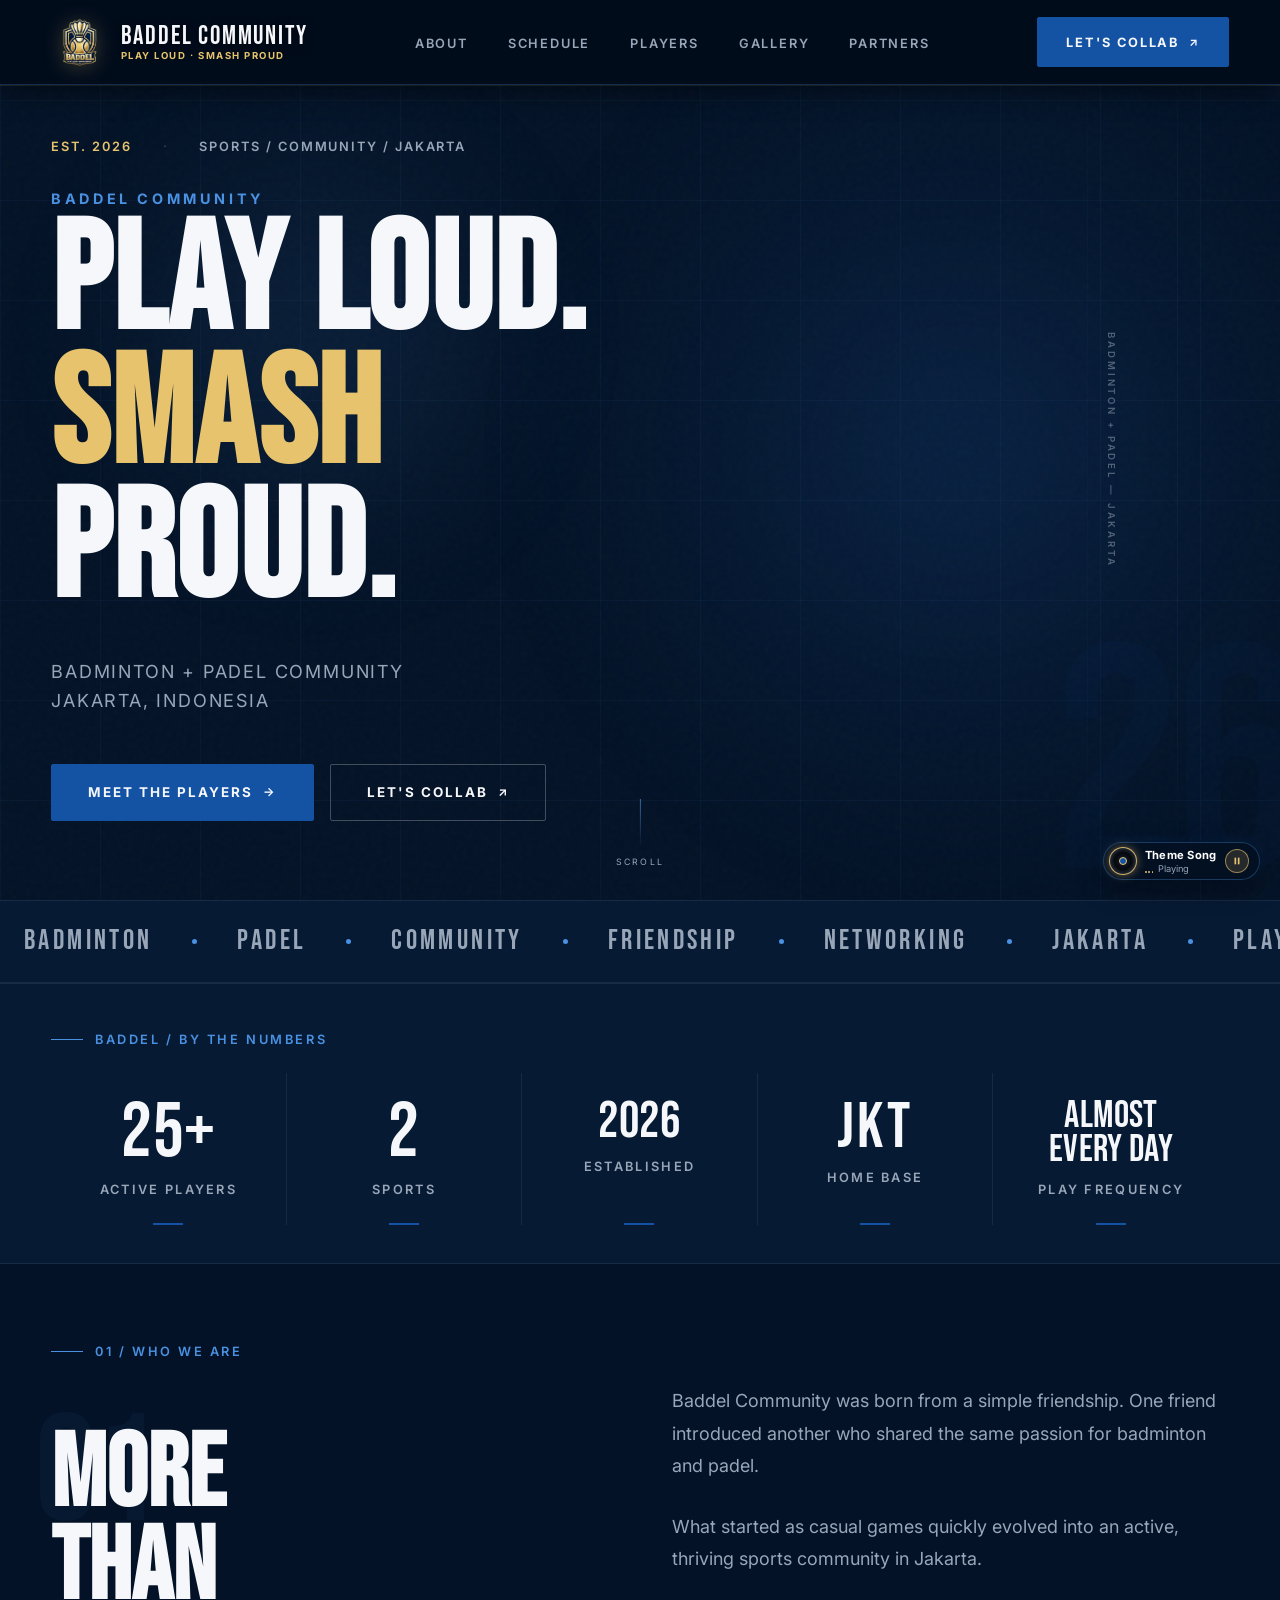
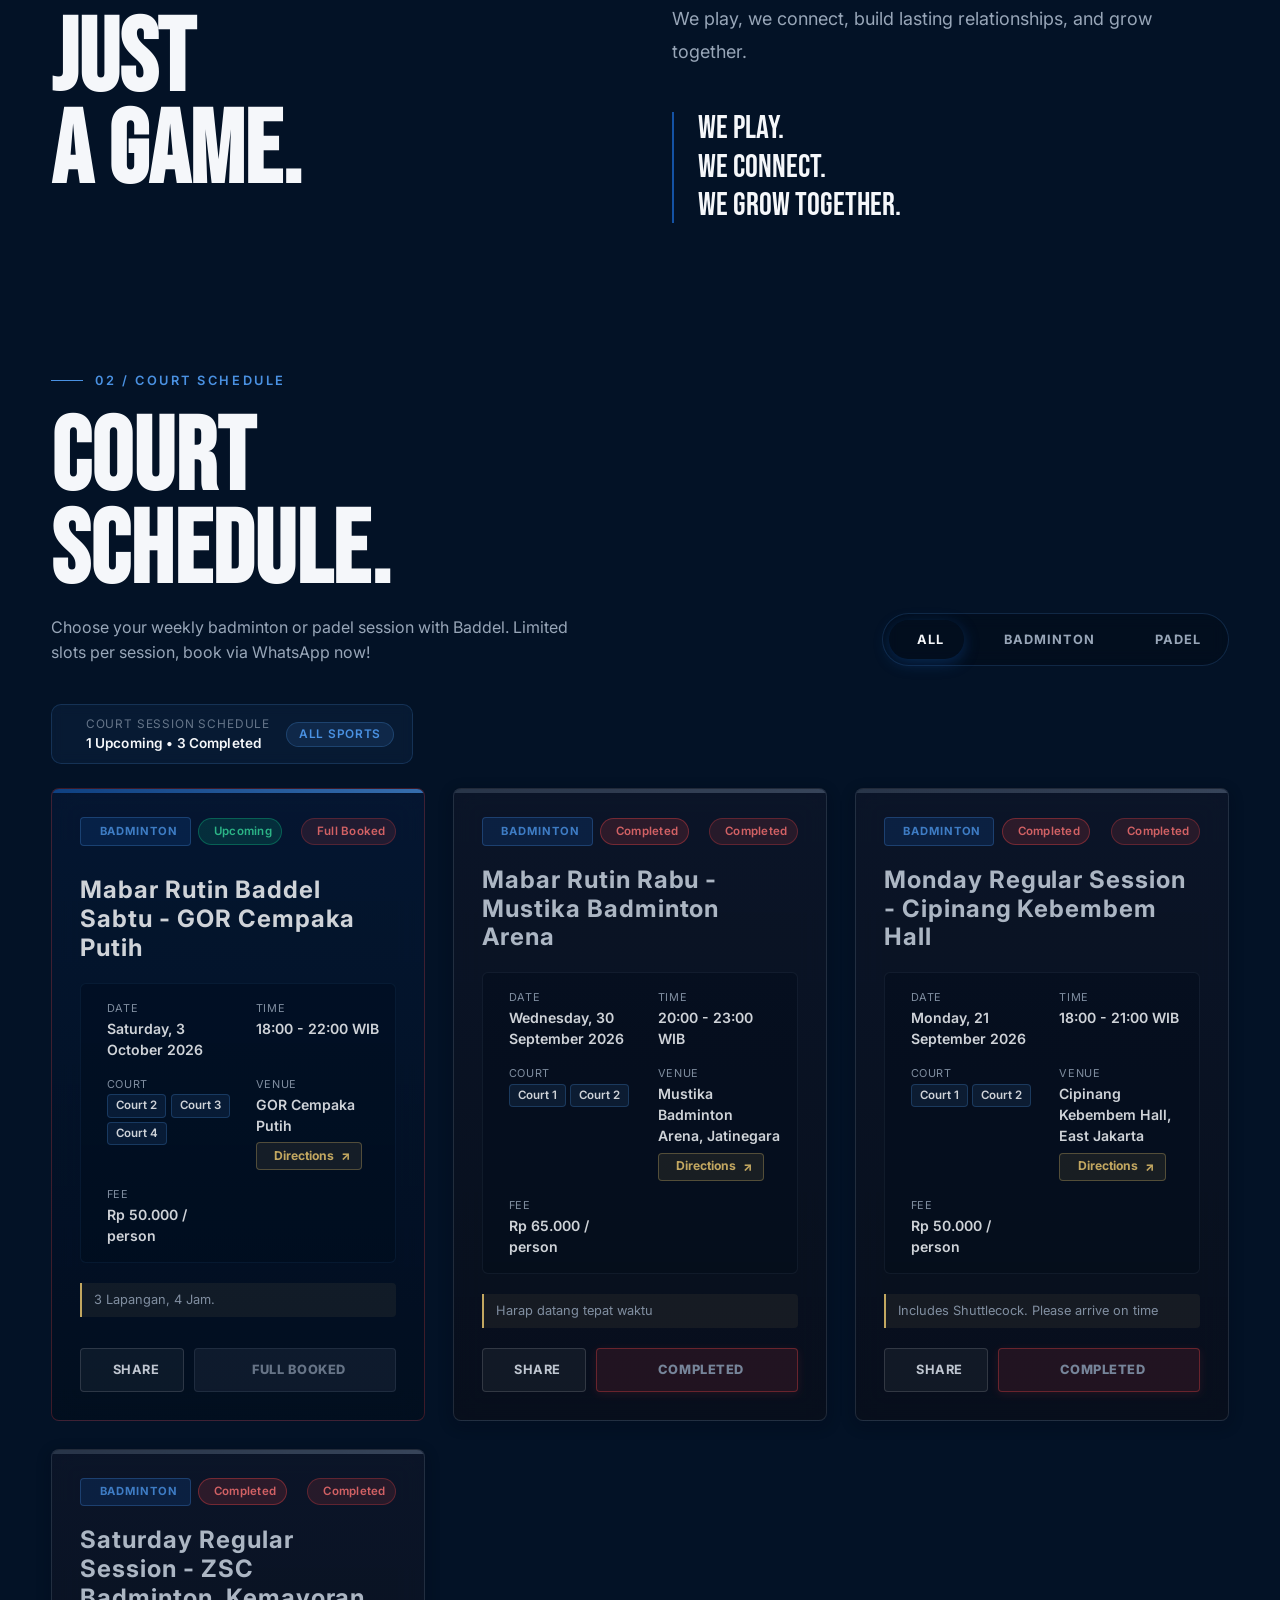
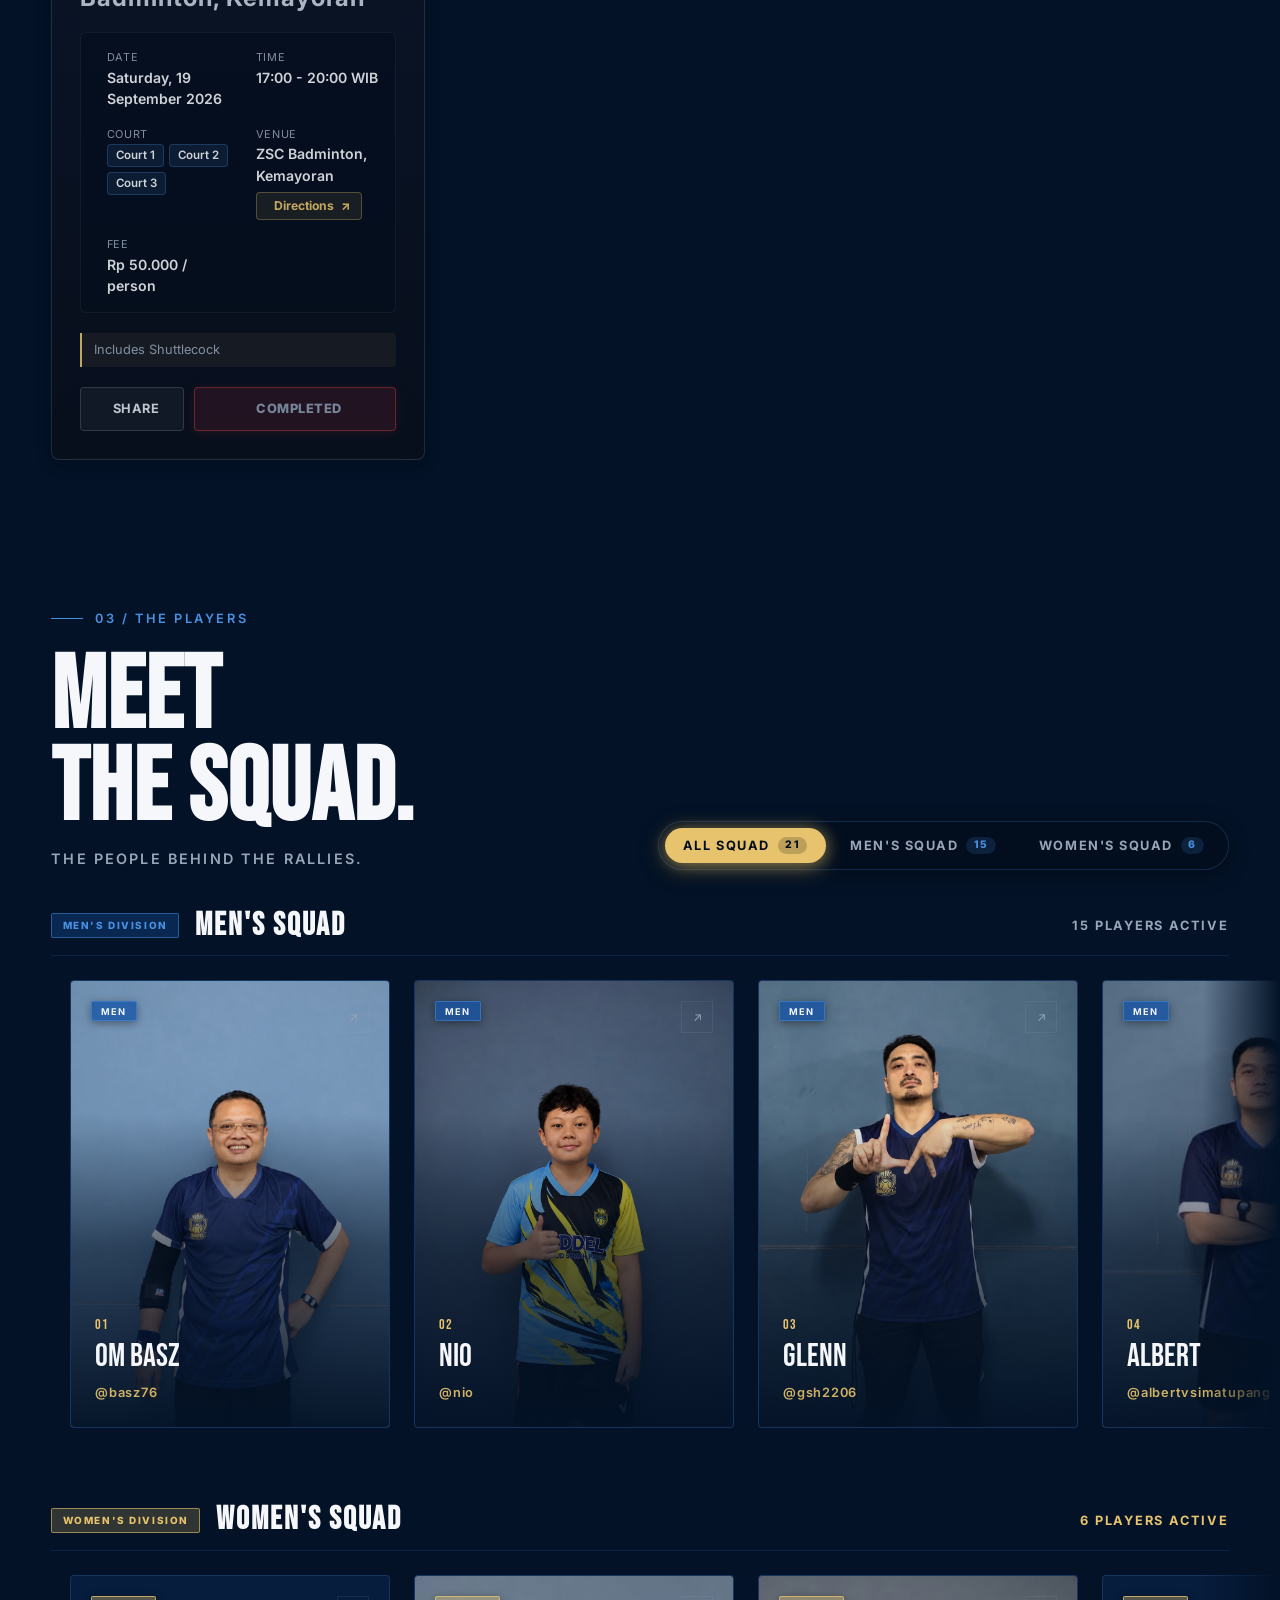
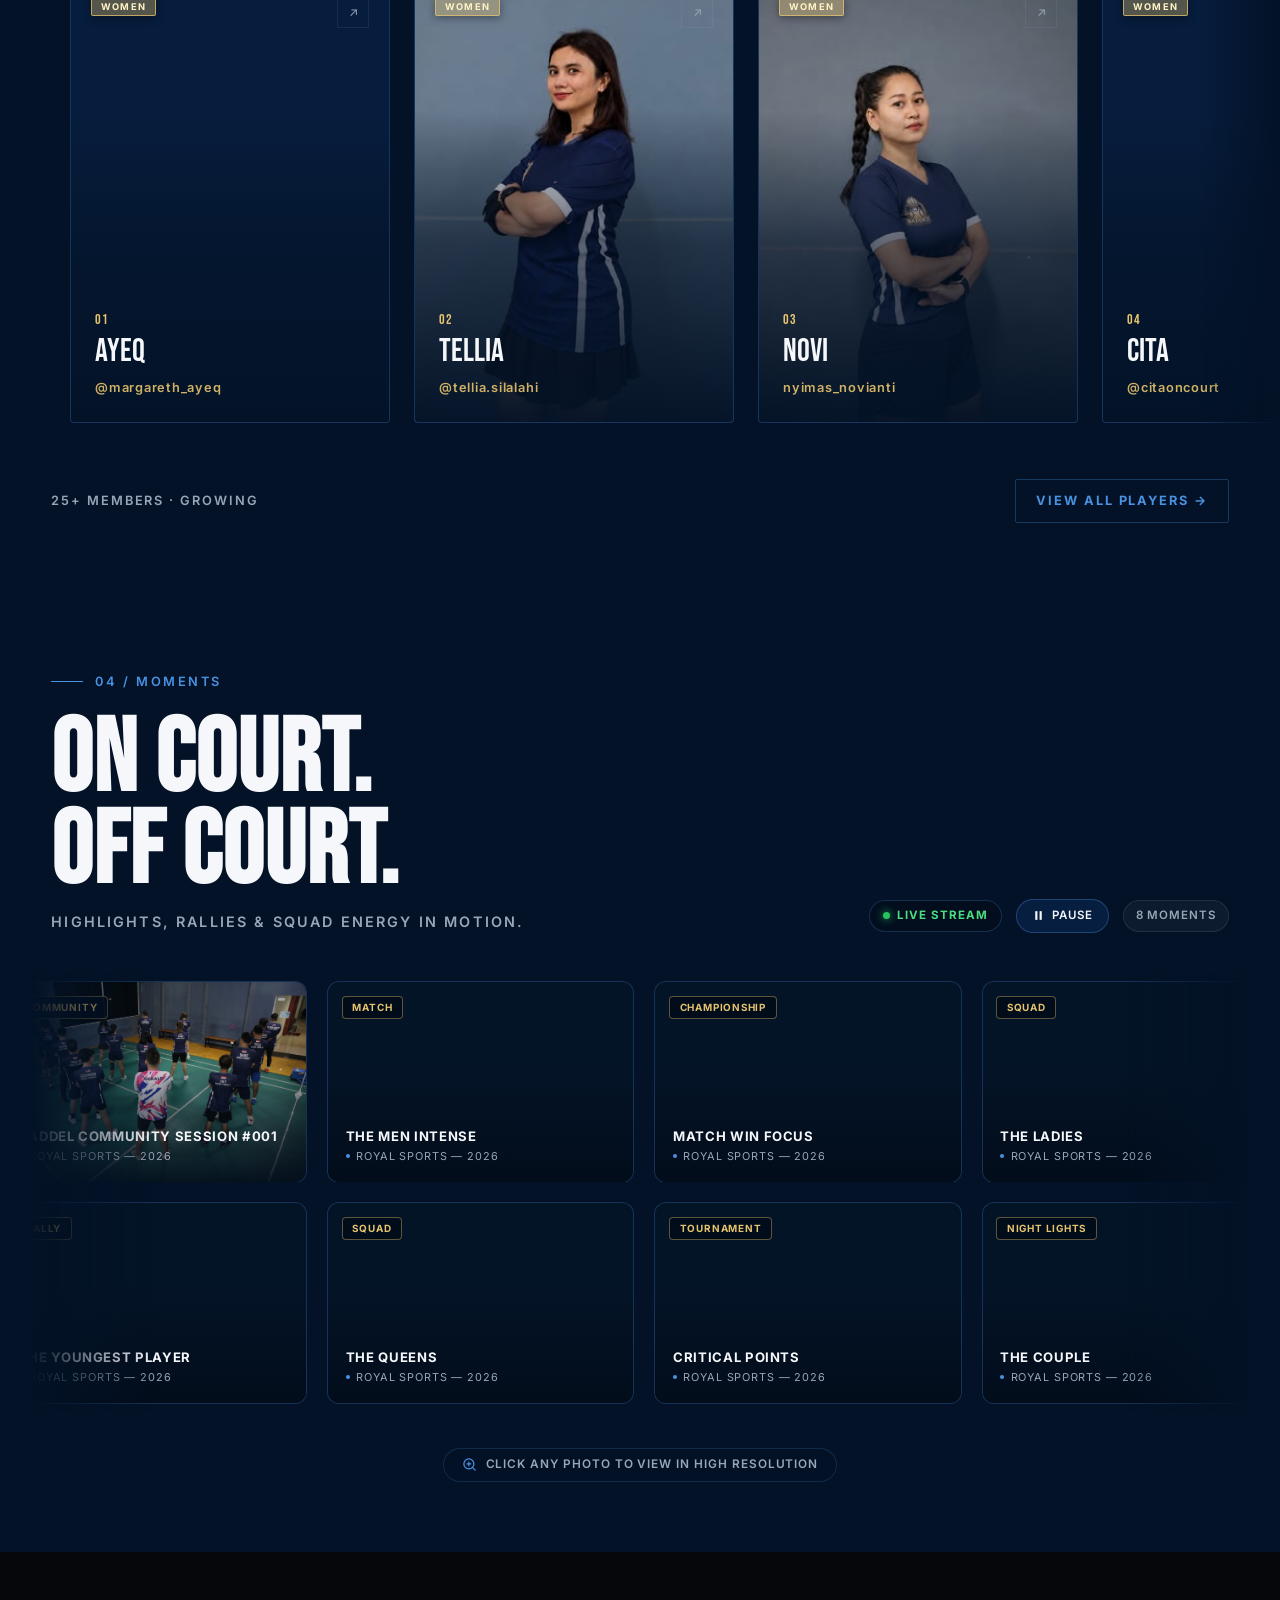
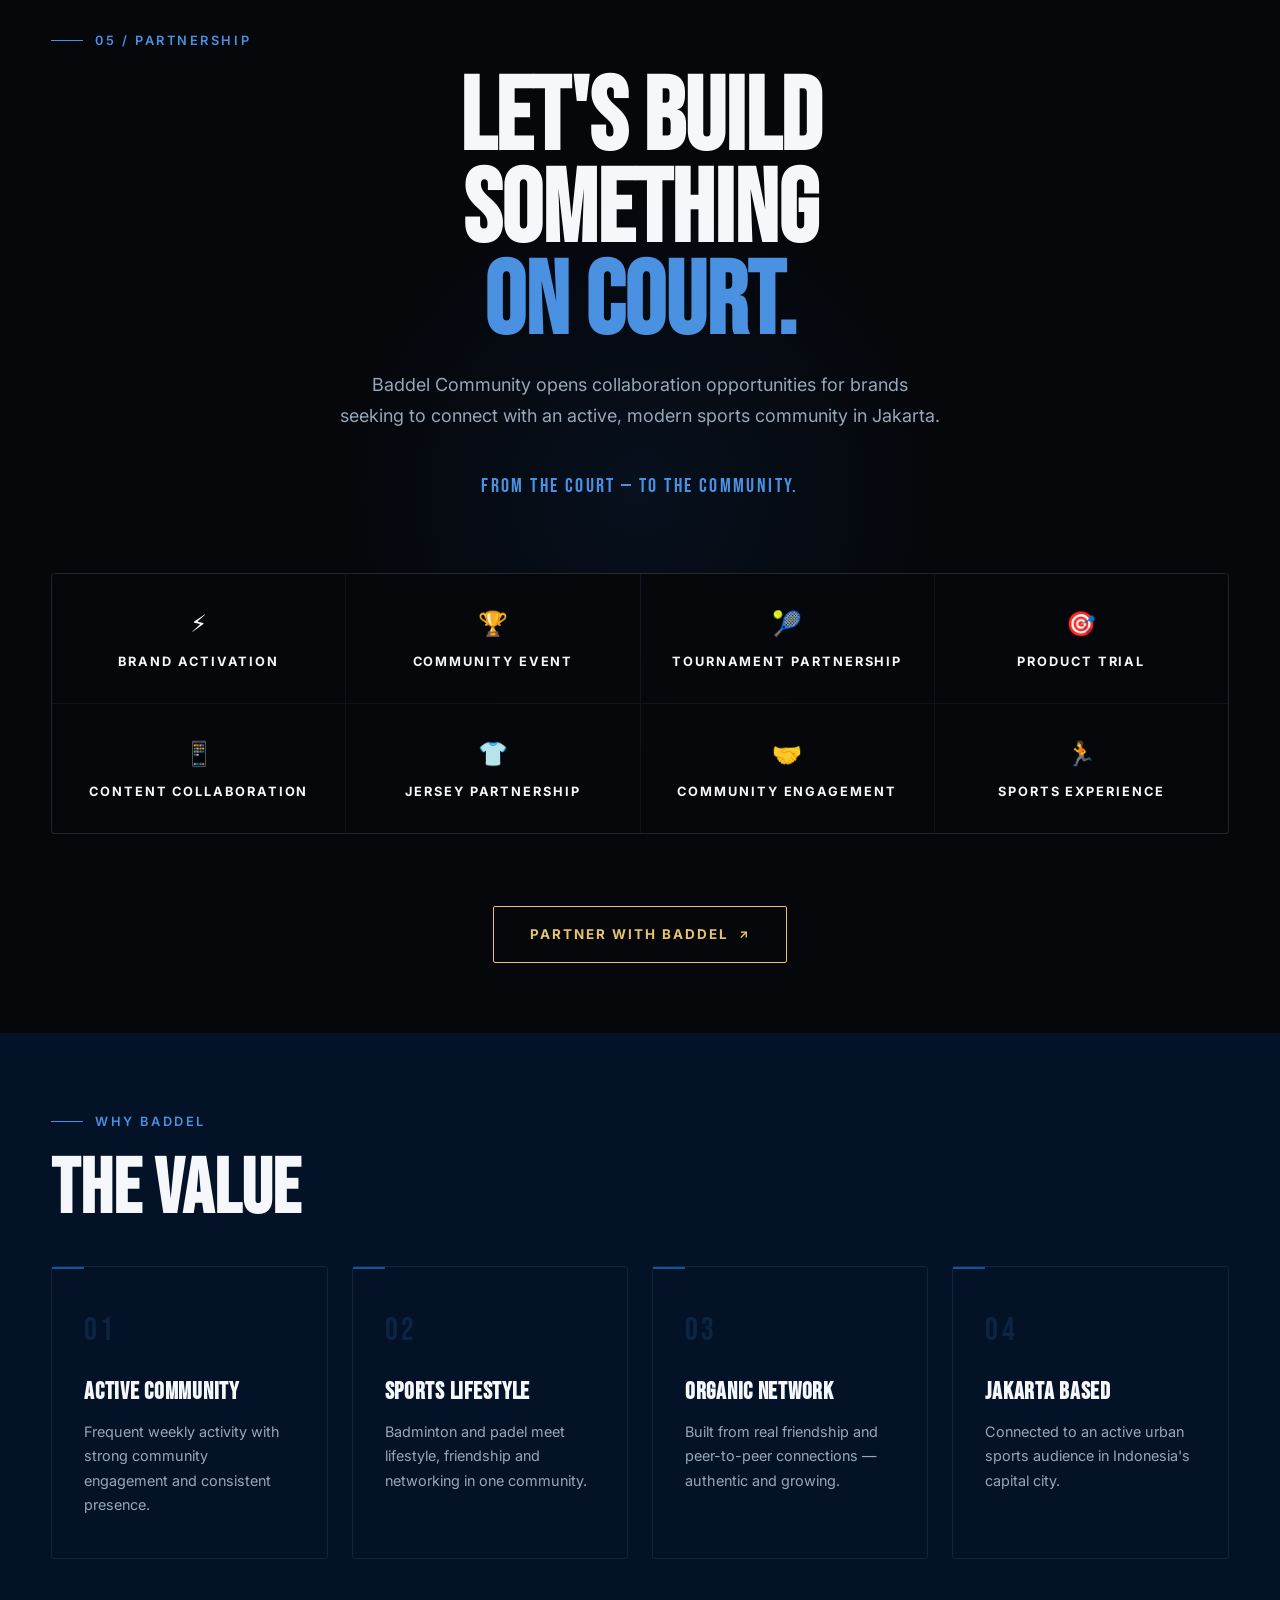
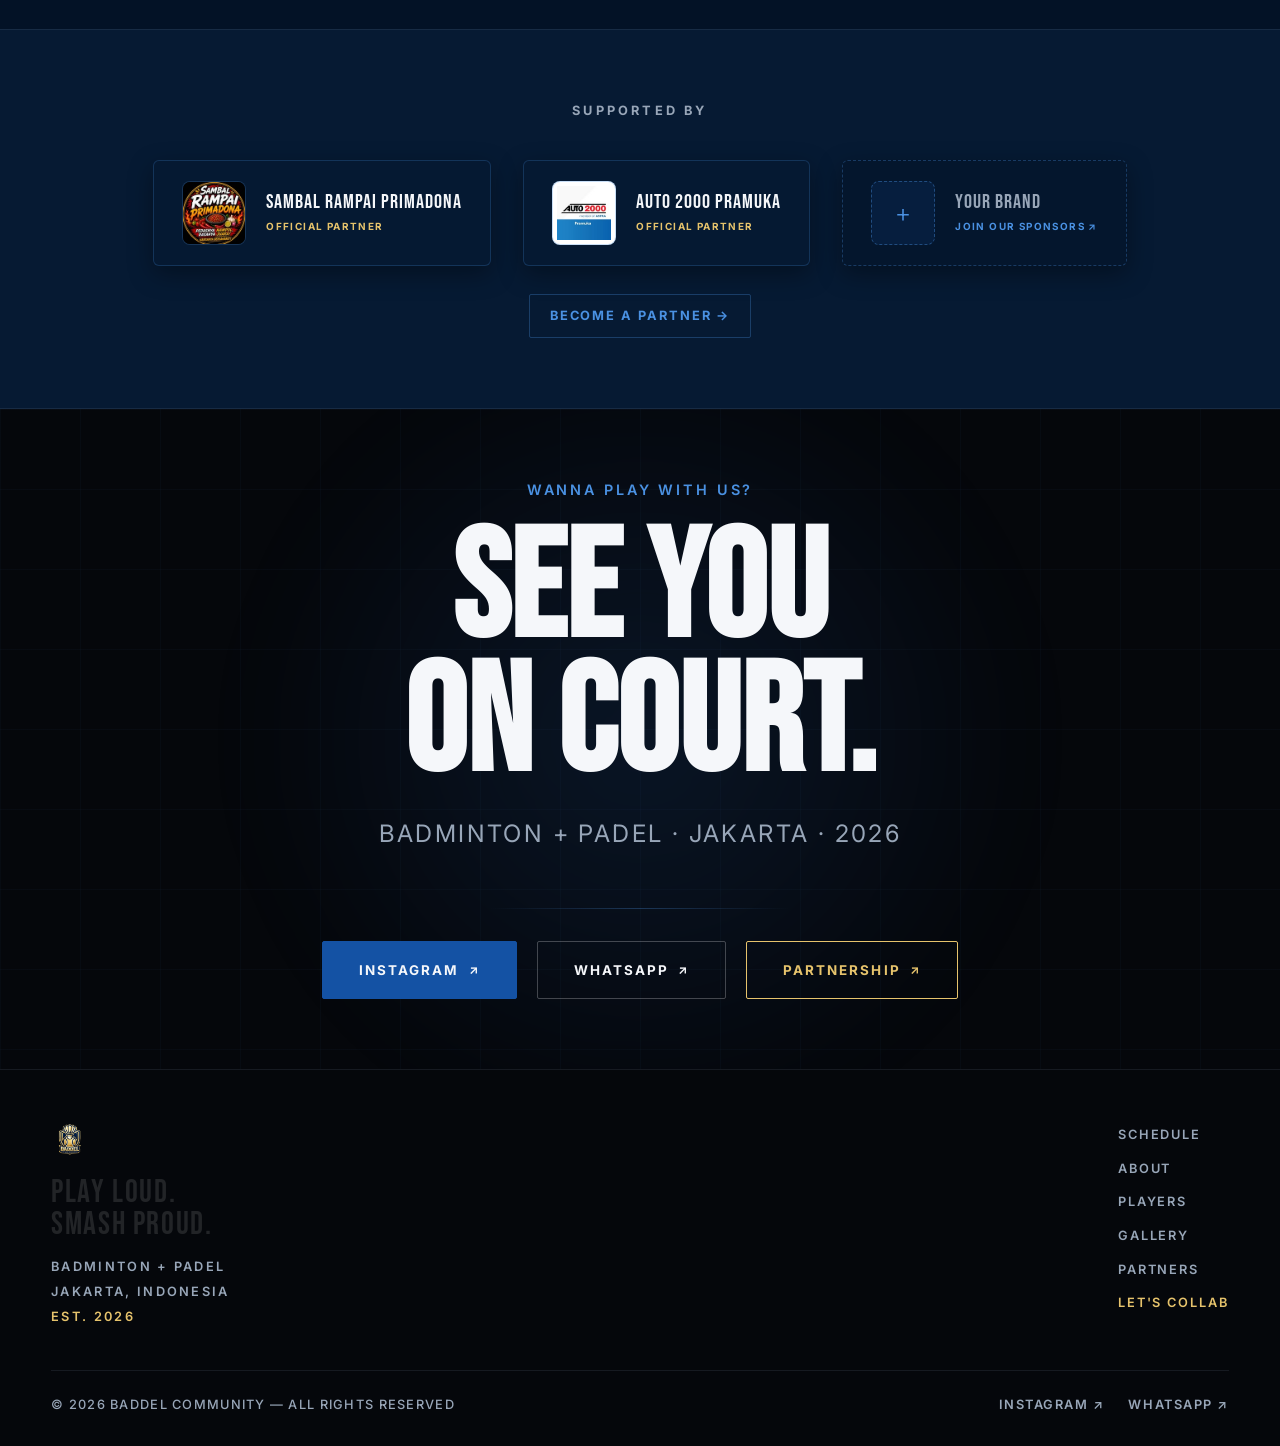
<file: index.html>
<!DOCTYPE html>
<html lang="en">

<head>
  <meta charset="UTF-8">
  <meta name="viewport" content="width=device-width, initial-scale=1.0">

  <!-- SEO -->
  <title>Baddel Community — Badminton &amp; Padel Community Jakarta</title>
  <meta name="description"
    content="Baddel Community adalah komunitas badminton dan padel berbasis di Jakarta. Play Loud. Smash Proud.">
  <meta name="keywords"
    content="Baddel Community, Baddel, badminton Jakarta, padel Jakarta, komunitas badminton, komunitas padel, sports community Jakarta">
  <meta name="author" content="Baddel Community">

  <!-- Open Graph -->
  <meta property="og:type" content="website">
  <meta property="og:title" content="Baddel Community — Play Loud. Smash Proud.">
  <meta property="og:description"
    content="Komunitas badminton dan padel aktif berbasis di Jakarta. Bergabunglah dengan Baddel.">
  <meta property="og:image" content="assets/images/brand/baddel-logo.png">
  <meta property="og:locale" content="id_ID">

  <!-- Twitter Card -->
  <meta name="twitter:card" content="summary_large_image">
  <meta name="twitter:title" content="Baddel Community — Play Loud. Smash Proud.">
  <meta name="twitter:description" content="Komunitas badminton dan padel aktif berbasis di Jakarta.">

  <!-- Favicon -->
  <link rel="icon" type="image/png" href="assets/images/brand/baddel-logo.png">
  <link rel="apple-touch-icon" href="assets/images/brand/baddel-logo.png">

  <!-- Google Fonts -->
  <link rel="preconnect" href="https://fonts.googleapis.com">
  <link rel="preconnect" href="https://fonts.gstatic.com" crossorigin>
  <link href="https://fonts.googleapis.com/css2?family=Bebas+Neue&family=Inter:wght@300;400;500;600;700&display=swap"
    rel="stylesheet">

  <!-- Styles -->
  <link rel="stylesheet" href="css/style.css">

  <!-- Structured Data -->
  <script type="application/ld+json">
  {
    "@context": "https://schema.org",
    "@type": "SportsOrganization",
    "name": "Baddel Community",
    "alternateName": "Baddel",
    "description": "Komunitas badminton dan padel berbasis di Jakarta, Indonesia.",
    "foundingDate": "2026",
    "location": {
      "@type": "Place",
      "addressLocality": "Jakarta",
      "addressCountry": "ID"
    },
    "sport": ["Badminton", "Padel"]
  }
  </script>
</head>

<body>

  <!-- ==========================================
       SCROLL PROGRESS BAR
  =========================================== -->
  <div id="scroll-progress" style="
    position:fixed; top:0; left:0; height:2px; width:0;
    background:linear-gradient(90deg,#1452A4,#4A91E2);
    z-index:9999; transition:width 0.1s linear; pointer-events:none;
  " aria-hidden="true"></div>

  <!-- ==========================================
       NAVBAR
  =========================================== -->
  <nav class="navbar" id="navbar" role="navigation" aria-label="Main navigation">
    <div class="navbar__container">

      <!-- Logo -->
      <a href="#" class="navbar__logo" aria-label="Baddel Community — Home">
        <div class="navbar__logo-wrap">
          <img src="assets/images/brand/baddel-logo.png" alt="Baddel Community Logo" class="navbar__logo-img" width="54"
            height="54" fetchpriority="high" decoding="async">
        </div>
        <div class="navbar__brand-text">
          <span class="navbar__brand-name">BADDEL COMMUNITY</span>
          <span class="navbar__brand-sub">PLAY LOUD · SMASH PROUD</span>
        </div>
      </a>

      <!-- Desktop links -->
      <ul class="navbar__links" role="list">
        <li><a href="#about" class="navbar__link">About</a></li>
        <li><a href="#schedule" class="navbar__link">Schedule</a></li>
        <li><a href="#players" class="navbar__link">Players</a></li>
        <li><a href="#gallery" class="navbar__link">Gallery</a></li>
        <li><a href="#partners" class="navbar__link">Partners</a></li>
      </ul>

      <!-- Desktop CTA -->
      <a href="#connect" class="btn btn--primary navbar__cta">
        LET'S COLLAB
        <span class="btn__arrow">↗</span>
      </a>

      <!-- Hamburger -->
      <button class="navbar__hamburger" id="hamburger" aria-label="Open navigation menu" aria-expanded="false"
        aria-controls="mobile-menu">
        <span></span>
        <span></span>
        <span></span>
      </button>

    </div>
  </nav>

  <!-- ==========================================
       MOBILE MENU
  =========================================== -->
  <div class="mobile-menu" id="mobile-menu" aria-hidden="true" role="dialog" aria-label="Navigation menu">
    <nav>
      <ul class="mobile-menu__links" role="list">
        <li><a href="#about" class="mobile-menu__link">About</a></li>
        <li><a href="#schedule" class="mobile-menu__link">Schedule</a></li>
        <li><a href="#players" class="mobile-menu__link">Players</a></li>
        <li><a href="#gallery" class="mobile-menu__link">Gallery</a></li>
        <li><a href="#partners" class="mobile-menu__link">Partners</a></li>
        <li><a href="#connect" class="mobile-menu__link text-gold">Let's Collab</a></li>
      </ul>
    </nav>
    <div class="mobile-menu__footer">
      <span class="label">BADDEL © 2026</span>
      <span class="label label--blue">JKT, ID</span>
    </div>
  </div>

  <!-- ==========================================
       MAIN CONTENT
  =========================================== -->
  <main id="main-content">

    <!-- ========================================
         SECTION 01 — HERO
    ========================================= -->
    <section class="hero" id="hero" aria-label="Hero — Baddel Community">

      <!-- Background layers -->
      <div class="hero__bg" aria-hidden="true">
        <div class="hero__grid-lines"></div>
        <div class="hero__glow-main"></div>
        <div class="hero__glow-accent"></div>
        <div class="hero__court"></div>
        <div class="hero__grain"></div>

        <!-- Decorative number -->
        <span style="
          position:absolute; bottom:-2rem; right:-1rem;
          font-family:'Bebas Neue',sans-serif;
          font-size:clamp(12rem,25vw,24rem);
          color:rgba(20,82,164,0.04);
          line-height:1; user-select:none; pointer-events:none;
          letter-spacing:-0.02em;
        ">26</span>
      </div>

      <!-- Content -->
      <div class="hero__content container">

        <!-- Meta labels -->
        <div class="hero__meta">
          <span class="label label--gold">EST. 2026</span>
          <span style="color:rgba(148,166,184,0.4); font-size:0.8rem;">·</span>
          <span class="label">SPORTS / COMMUNITY / JAKARTA</span>
        </div>

        <!-- Brand line -->
        <span class="hero__brand">BADDEL COMMUNITY</span>

        <!-- Main headline -->
        <h1 class="hero__headline">
          PLAY LOUD.<br>
          <span class="line-gold">SMASH</span><br>
          PROUD.
        </h1>

        <!-- Sub -->
        <p class="hero__sub">
          BADMINTON + PADEL COMMUNITY<br>
          JAKARTA, INDONESIA
        </p>

        <!-- CTAs -->
        <div class="hero__ctas">
          <a href="#players" class="btn btn--primary btn--lg">
            MEET THE PLAYERS
            <span class="btn__arrow">→</span>
          </a>
          <a href="#connect" class="btn btn--secondary btn--lg">
            LET'S COLLAB
            <span class="btn__arrow">↗</span>
          </a>
        </div>

      </div>

      <!-- Tech label -->
      <span class="hero__tech-label" aria-hidden="true">BADMINTON + PADEL — JAKARTA</span>

      <!-- Scroll indicator -->
      <div class="hero__scroll" aria-hidden="true">
        <div class="hero__scroll-line"></div>
        <span class="hero__scroll-text">SCROLL</span>
      </div>

    </section>


    <!-- ========================================
         MARQUEE
    ========================================= -->
    <div class="marquee-section" aria-hidden="true">
      <div class="marquee-wrapper">
        <div class="marquee-track">
          <div class="marquee-item">
            <span>BADMINTON</span><span class="marquee-dot"></span>
            <span>PADEL</span><span class="marquee-dot"></span>
            <span>COMMUNITY</span><span class="marquee-dot"></span>
            <span>FRIENDSHIP</span><span class="marquee-dot"></span>
            <span>NETWORKING</span><span class="marquee-dot"></span>
            <span>JAKARTA</span><span class="marquee-dot"></span>
            <span>PLAY LOUD</span><span class="marquee-dot"></span>
            <span>SMASH PROUD</span><span class="marquee-dot"></span>
            <span>BADDEL</span><span class="marquee-dot"></span>
            <span>ACTIVE</span><span class="marquee-dot"></span>
            <span>2026</span><span class="marquee-dot"></span>
          </div>
        </div>
      </div>
    </div>


    <!-- ========================================
         SECTION 01 — BADDEL / BY THE NUMBERS
    ========================================= -->
    <section class="numbers section" id="numbers" aria-label="Community statistics">
      <div class="container">

        <div class="section-label reveal" style="margin-bottom: clamp(1rem, 2vw, 1.5rem);">BADDEL / BY THE NUMBERS</div>

        <div class="numbers__grid">

          <div class="stat-card reveal reveal-delay-1">
            <span class="stat-card__num" data-count="25" data-suffix="+">25+</span>
            <span class="stat-card__label">ACTIVE PLAYERS</span>
            <div class="stat-card__accent"></div>
          </div>

          <div class="stat-card reveal reveal-delay-2">
            <span class="stat-card__num" data-count="2" data-suffix="">02</span>
            <span class="stat-card__label">SPORTS</span>
            <div class="stat-card__accent"></div>
          </div>

          <div class="stat-card reveal reveal-delay-3">
            <span class="stat-card__num" style="font-size:clamp(2rem,4vw,4rem);">2026</span>
            <span class="stat-card__label">ESTABLISHED</span>
            <div class="stat-card__accent"></div>
          </div>

          <div class="stat-card reveal reveal-delay-4">
            <span class="stat-card__num" style="font-size:clamp(2.5rem,5vw,5rem); letter-spacing:0.05em;">JKT</span>
            <span class="stat-card__label">HOME BASE</span>
            <div class="stat-card__accent"></div>
          </div>

          <div class="stat-card reveal reveal-delay-5">
            <span class="stat-card__num" style="font-size:clamp(1.6rem,3vw,3rem);">ALMOST<br>EVERY DAY</span>
            <span class="stat-card__label">PLAY FREQUENCY</span>
            <div class="stat-card__accent"></div>
          </div>

        </div>
      </div>
    </section>


    <!-- ========================================
         SECTION 02 — ABOUT / WHO WE ARE
    ========================================= -->
    <section class="about section" id="about" aria-labelledby="about-heading">
      <div class="container">

        <!-- Section Label -->
        <div class="section-label reveal">01 / WHO WE ARE</div>

        <div class="about__grid">

          <!-- Left: Headline -->
          <div class="about__left">
            <div style="position:relative;">
              <span class="about__number" aria-hidden="true">01</span>
              <h2 class="about__headline reveal reveal-delay-1" id="about-heading">
                MORE<br>THAN<br>JUST<br>A GAME.
              </h2>
            </div>
          </div>

          <!-- Right: Story -->
          <div class="about__right">

            <p class="about__body reveal reveal-delay-2">
              Baddel Community was born from a simple friendship. One friend introduced another who shared the same passion for badminton and padel.
            </p>

            <p class="about__body reveal reveal-delay-3">
              What started as casual games quickly evolved into an active, thriving sports community in Jakarta.
            </p>

            <p class="about__body reveal reveal-delay-4">
              We play, we connect, build lasting relationships, and grow together.
            </p>

            <!-- Highlight -->
            <div class="about__highlights reveal reveal-delay-5">
              <p class="about__highlight-line">WE PLAY.</p>
              <p class="about__highlight-line">WE CONNECT.</p>
              <p class="about__highlight-line">WE GROW TOGETHER.</p>
            </div>

          </div>
        </div>

      </div>
    </section>


    <!-- ========================================
         SECTION 03 — JADWAL MAIN / SCHEDULE
    ========================================= -->
    <section class="schedule-section section" id="schedule" aria-labelledby="schedule-heading">
      <div class="container">

        <div class="schedule-header-wrapper">
          <div>
            <div class="section-label reveal">02 / COURT SCHEDULE</div>
            <h2 class="heading-display reveal reveal-delay-1" id="schedule-heading">
              COURT<br>SCHEDULE.
            </h2>
            <p class="schedule-intro reveal reveal-delay-2">
              Choose your weekly badminton or padel session with Baddel. Limited slots per session, book via WhatsApp now!
            </p>
          </div>

          <!-- Sport Filter Tabs -->
          <div class="schedule-filters reveal reveal-delay-2">
            <button class="schedule-filter-btn active" data-filter="all">
              <i class="fas fa-layer-group"></i> ALL
            </button>
            <button class="schedule-filter-btn" data-filter="badminton">
              <i class="fas fa-feather"></i> BADMINTON
            </button>
            <button class="schedule-filter-btn" data-filter="padel">
              <i class="fas fa-table-tennis-paddle-ball"></i> PADEL
            </button>
          </div>
        </div>

        <!-- Dynamic Date Range Info -->
        <div class="schedule-range-info reveal reveal-delay-3" id="schedule-range-info" aria-live="polite">
          <!-- Populated by js/schedule.js -->
        </div>

        <!-- Schedule Cards Grid -->
        <div class="schedule-grid reveal reveal-delay-3" id="schedule-grid">
          <!-- Populated dynamically by js/schedule.js -->
        </div>

      </div>
    </section>


    <!-- ========================================
         SECTION 04 — PLAYER ROSTER
    ========================================= -->
    <section class="players section" id="players" aria-labelledby="players-heading">
      <div class="container">

        <!-- Header -->
        <div class="players__header flex-between reveal" style="flex-wrap:wrap; gap:1.5rem; align-items:flex-end;">
          <div>
            <div class="section-label">03 / THE PLAYERS</div>
            <h2 class="heading-display" id="players-heading">
              MEET<br>THE SQUAD.
            </h2>
            <p class="players__subtitle">THE PEOPLE BEHIND THE RALLIES.</p>
          </div>

          <!-- Squad Category Tabs (Men / Women) -->
          <div class="squad-tabs" id="squad-filter-tabs" role="tablist" aria-label="Filter squad category">
            <button type="button" class="squad-tab is-active" data-filter="all" role="tab" aria-selected="true">
              ALL SQUAD <span class="squad-tab__count">21</span>
            </button>
            <button type="button" class="squad-tab" data-filter="men" role="tab" aria-selected="false">
              MEN'S SQUAD <span class="squad-tab__count">15</span>
            </button>
            <button type="button" class="squad-tab" data-filter="women" role="tab" aria-selected="false">
              WOMEN'S SQUAD <span class="squad-tab__count">6</span>
            </button>
          </div>
        </div>

      </div>

      <!-- Group 1: MEN'S SQUAD -->
      <div class="squad-group" id="squad-group-men">
        <div class="container">
          <div class="squad-group__header reveal">
            <div class="squad-group__title-wrap">
              <span class="squad-group__pill squad-group__pill--men">MEN'S DIVISION</span>
              <h3 class="squad-group__title">MEN'S SQUAD</h3>
            </div>
            <span class="squad-group__count">15 PLAYERS ACTIVE</span>
          </div>
        </div>
        <div class="players__carousel-wrap">
          <div class="players__carousel" id="carousel-men" role="list" aria-label="Men's squad roster">
            <!-- Rendered by players.js -->
          </div>
        </div>
      </div>

      <!-- Squad Group: Women's Squad -->
      <div class="squad-group" id="squad-group-women" style="margin-top: clamp(2rem, 3.5vw, 2.75rem);">
        <div class="container">
          <div class="squad-group__header reveal">
            <div class="squad-group__title-wrap">
              <span class="squad-group__pill squad-group__pill--women">WOMEN'S DIVISION</span>
              <h3 class="squad-group__title">WOMEN'S SQUAD</h3>
            </div>
            <span class="squad-group__count" style="color:var(--color-gold);">RECRUITING MORE BADDEL QUEENS</span>
          </div>
        </div>
        <div class="players__carousel-wrap">
          <div class="players__carousel" id="carousel-women" role="list" aria-label="Women's squad roster">
            <!-- Rendered by players.js -->
          </div>
        </div>
      </div>

      <div class="container">
        <div class="players__footer reveal">
          <span class="players__count">25+ MEMBERS · GROWING</span>
          <a href="players.html" class="btn btn--ghost">
            VIEW ALL PLAYERS →
          </a>
        </div>
      </div>

    </section>


    <!-- ========================================
         SECTION 04 — GALLERY / MOMENTS
    ========================================= -->
    <section class="gallery section" id="gallery" aria-labelledby="gallery-heading">
      <div class="container">

        <!-- Top Header & Live Control Toolbar -->
        <div class="gallery__header flex-between reveal" style="flex-wrap:wrap; gap:1.5rem; align-items:flex-end;">
          <div>
            <div class="section-label">04 / MOMENTS</div>
            <h2 class="heading-display" id="gallery-heading">
              ON COURT.<br>OFF COURT.
            </h2>
            <p class="gallery__subtitle">HIGHLIGHTS, RALLIES & SQUAD ENERGY IN MOTION.</p>
          </div>

          <!-- Kinetic Stream Controls -->
          <div class="gallery__controls">
            <div class="gallery__stream-indicator">
              <span class="gallery__stream-dot"></span>
              <span class="gallery__stream-text">LIVE STREAM</span>
            </div>
            <button type="button" class="gallery__ctrl-btn" id="gallery-ctrl-toggle" aria-label="Pause motion">
              <svg width="13" height="13" viewBox="0 0 24 24" fill="currentColor">
                <rect x="6" y="4" width="4" height="16"></rect>
                <rect x="14" y="4" width="4" height="16"></rect>
              </svg>
              <span id="gallery-ctrl-text">PAUSE</span>
            </button>
            <span class="gallery__count-pill" id="gallery-items-count">8 MOMENTS</span>
          </div>
        </div>

      </div>

      <!-- Moving Infinite Stream -->
      <div class="gallery-stream-wrap" id="gallery-stream-container">
        <!-- Track Row 1 (Moving Left) -->
        <div class="gallery-track-row">
          <div class="gallery-track gallery-track--left" id="gallery-track-1">
            <!-- Dynamic items rendered by main.js with fallback -->
            <div class="gallery-card" data-idx="0">
              <img class="gallery-card__img" src="assets/images/gallery/1.JPG" alt="Baddel Session #001" loading="lazy">
              <span class="gallery-card__tag">COMMUNITY</span>
              <div class="gallery-card__action">
                <svg width="14" height="14" viewBox="0 0 24 24" fill="none" stroke="currentColor" stroke-width="2.5">
                  <path d="M15 3h6v6"></path>
                  <path d="M10 14L21 3"></path>
                  <path d="M18 13v6a2 2 0 0 1-2 2H5a2 2 0 0 1-2-2V8a2 2 0 0 1 2-2h6"></path>
                </svg>
                <span>View Details</span>
              </div>
              <div class="gallery-card__overlay">
                <div class="gallery-card__caption">
                  <div class="gallery-card__title">BADDEL COMMUNITY SESSION #001</div>
                  <div class="gallery-card__sub">ROYAL SPORTS — 2026</div>
                </div>
              </div>
            </div>
            <div class="gallery-card" data-idx="1">
              <img class="gallery-card__img" src="assets/images/gallery/2.JPG" alt="The Youngest Player" loading="lazy">
              <span class="gallery-card__tag">RALLY</span>
              <div class="gallery-card__action">
                <svg width="14" height="14" viewBox="0 0 24 24" fill="none" stroke="currentColor" stroke-width="2.5">
                  <path d="M15 3h6v6"></path>
                  <path d="M10 14L21 3"></path>
                  <path d="M18 13v6a2 2 0 0 1-2 2H5a2 2 0 0 1-2-2V8a2 2 0 0 1 2-2h6"></path>
                </svg>
                <span>View Details</span>
              </div>
              <div class="gallery-card__overlay">
                <div class="gallery-card__caption">
                  <div class="gallery-card__title">THE YOUNGEST PLAYER</div>
                  <div class="gallery-card__sub">ROYAL SPORTS — 2026</div>
                </div>
              </div>
            </div>
            <div class="gallery-card" data-idx="2">
              <img class="gallery-card__img" src="assets/images/gallery/3.JPG" alt="The Men Intense" loading="lazy">
              <span class="gallery-card__tag">MATCH</span>
              <div class="gallery-card__action">
                <svg width="14" height="14" viewBox="0 0 24 24" fill="none" stroke="currentColor" stroke-width="2.5">
                  <path d="M15 3h6v6"></path>
                  <path d="M10 14L21 3"></path>
                  <path d="M18 13v6a2 2 0 0 1-2 2H5a2 2 0 0 1-2-2V8a2 2 0 0 1 2-2h6"></path>
                </svg>
                <span>View Details</span>
              </div>
              <div class="gallery-card__overlay">
                <div class="gallery-card__caption">
                  <div class="gallery-card__title">THE MEN INTENSE</div>
                  <div class="gallery-card__sub">ROYAL SPORTS — 2026</div>
                </div>
              </div>
            </div>
            <div class="gallery-card" data-idx="3">
              <img class="gallery-card__img" src="assets/images/gallery/4.JPG" alt="The Queens" loading="lazy">
              <span class="gallery-card__tag">SQUAD</span>
              <div class="gallery-card__action">
                <svg width="14" height="14" viewBox="0 0 24 24" fill="none" stroke="currentColor" stroke-width="2.5">
                  <path d="M15 3h6v6"></path>
                  <path d="M10 14L21 3"></path>
                  <path d="M18 13v6a2 2 0 0 1-2 2H5a2 2 0 0 1-2-2V8a2 2 0 0 1 2-2h6"></path>
                </svg>
                <span>View Details</span>
              </div>
              <div class="gallery-card__overlay">
                <div class="gallery-card__caption">
                  <div class="gallery-card__title">THE QUEENS</div>
                  <div class="gallery-card__sub">ROYAL SPORTS — 2026</div>
                </div>
              </div>
            </div>
          </div>
        </div>

        <!-- Track Row 2 (Moving Right) -->
        <div class="gallery-track-row">
          <div class="gallery-track gallery-track--right" id="gallery-track-2">
            <!-- Dynamic items rendered by main.js with fallback -->
            <div class="gallery-card" data-idx="4">
              <img class="gallery-card__img" src="assets/images/gallery/5.JPG" alt="Match Win Focus" loading="lazy">
              <span class="gallery-card__tag">CHAMPIONSHIP</span>
              <div class="gallery-card__action">
                <svg width="14" height="14" viewBox="0 0 24 24" fill="none" stroke="currentColor" stroke-width="2.5">
                  <path d="M15 3h6v6"></path>
                  <path d="M10 14L21 3"></path>
                  <path d="M18 13v6a2 2 0 0 1-2 2H5a2 2 0 0 1-2-2V8a2 2 0 0 1 2-2h6"></path>
                </svg>
                <span>View Details</span>
              </div>
              <div class="gallery-card__overlay">
                <div class="gallery-card__caption">
                  <div class="gallery-card__title">MATCH WIN FOCUS</div>
                  <div class="gallery-card__sub">ROYAL SPORTS — 2026</div>
                </div>
              </div>
            </div>
            <div class="gallery-card" data-idx="5">
              <img class="gallery-card__img" src="assets/images/gallery/6.jpeg" alt="Critical Points" loading="lazy">
              <span class="gallery-card__tag">TOURNAMENT</span>
              <div class="gallery-card__action">
                <svg width="14" height="14" viewBox="0 0 24 24" fill="none" stroke="currentColor" stroke-width="2.5">
                  <path d="M15 3h6v6"></path>
                  <path d="M10 14L21 3"></path>
                  <path d="M18 13v6a2 2 0 0 1-2 2H5a2 2 0 0 1-2-2V8a2 2 0 0 1 2-2h6"></path>
                </svg>
                <span>View Details</span>
              </div>
              <div class="gallery-card__overlay">
                <div class="gallery-card__caption">
                  <div class="gallery-card__title">CRITICAL POINTS</div>
                  <div class="gallery-card__sub">ROYAL SPORTS — 2026</div>
                </div>
              </div>
            </div>
            <div class="gallery-card" data-idx="6">
              <img class="gallery-card__img" src="assets/images/gallery/7.JPG" alt="The Ladies" loading="lazy">
              <span class="gallery-card__tag">SQUAD</span>
              <div class="gallery-card__action">
                <svg width="14" height="14" viewBox="0 0 24 24" fill="none" stroke="currentColor" stroke-width="2.5">
                  <path d="M15 3h6v6"></path>
                  <path d="M10 14L21 3"></path>
                  <path d="M18 13v6a2 2 0 0 1-2 2H5a2 2 0 0 1-2-2V8a2 2 0 0 1 2-2h6"></path>
                </svg>
                <span>View Details</span>
              </div>
              <div class="gallery-card__overlay">
                <div class="gallery-card__caption">
                  <div class="gallery-card__title">THE LADIES</div>
                  <div class="gallery-card__sub">ROYAL SPORTS — 2026</div>
                </div>
              </div>
            </div>
            <div class="gallery-card" data-idx="7">
              <img class="gallery-card__img" src="assets/images/gallery/8.JPG" alt="The Couple" loading="lazy">
              <span class="gallery-card__tag">NIGHT LIGHTS</span>
              <div class="gallery-card__action">
                <svg width="14" height="14" viewBox="0 0 24 24" fill="none" stroke="currentColor" stroke-width="2.5">
                  <path d="M15 3h6v6"></path>
                  <path d="M10 14L21 3"></path>
                  <path d="M18 13v6a2 2 0 0 1-2 2H5a2 2 0 0 1-2-2V8a2 2 0 0 1 2-2h6"></path>
                </svg>
                <span>View Details</span>
              </div>
              <div class="gallery-card__overlay">
                <div class="gallery-card__caption">
                  <div class="gallery-card__title">THE COUPLE</div>
                  <div class="gallery-card__sub">ROYAL SPORTS — 2026</div>
                </div>
              </div>
            </div>
          </div>
        </div>
      </div>

      <div class="container">
        <!-- Interactive Hint -->
        <div class="gallery__bottom-bar reveal">
          <span class="gallery__bottom-hint">
            <svg width="15" height="15" viewBox="0 0 24 24" fill="none" stroke="currentColor" stroke-width="2"
              stroke-linecap="round" stroke-linejoin="round">
              <circle cx="11" cy="11" r="8"></circle>
              <line x1="21" y1="21" x2="16.65" y2="16.65"></line>
              <line x1="11" y1="8" x2="11" y2="14"></line>
              <line x1="8" y1="11" x2="14" y2="11"></line>
            </svg>
            CLICK ANY PHOTO TO VIEW IN HIGH RESOLUTION
          </span>
        </div>
      </div>
    </section>


    <!-- ========================================
         SECTION 06 — PARTNERSHIP
    ========================================= -->
    <section class="partnership section" id="partners" aria-labelledby="partnership-heading">

      <div class="partnership__glow" aria-hidden="true"></div>

      <div class="container" style="position:relative; z-index:1;">

        <div class="section-label reveal" style="text-align:center; justify-content:center;">05 / PARTNERSHIP</div>

        <h2 class="partnership__headline reveal reveal-delay-1" id="partnership-heading">
          LET'S BUILD<br>
          SOMETHING<br>
          <span class="text-blue">ON COURT.</span>
        </h2>

        <p class="partnership__sub reveal reveal-delay-2">
          Baddel Community opens collaboration opportunities for brands seeking to connect with an active, modern sports community in Jakarta.
        </p>

        <p class="partnership__subline reveal reveal-delay-3">
          FROM THE COURT — TO THE COMMUNITY.
        </p>

        <!-- Collab types -->
        <div class="collab-grid reveal reveal-delay-2">
          <div class="collab-item">
            <span class="collab-item__icon">⚡</span>
            <p class="collab-item__title">BRAND ACTIVATION</p>
          </div>
          <div class="collab-item">
            <span class="collab-item__icon">🏆</span>
            <p class="collab-item__title">COMMUNITY EVENT</p>
          </div>
          <div class="collab-item">
            <span class="collab-item__icon">🎾</span>
            <p class="collab-item__title">TOURNAMENT PARTNERSHIP</p>
          </div>
          <div class="collab-item">
            <span class="collab-item__icon">🎯</span>
            <p class="collab-item__title">PRODUCT TRIAL</p>
          </div>
          <div class="collab-item">
            <span class="collab-item__icon">📱</span>
            <p class="collab-item__title">CONTENT COLLABORATION</p>
          </div>
          <div class="collab-item">
            <span class="collab-item__icon">👕</span>
            <p class="collab-item__title">JERSEY PARTNERSHIP</p>
          </div>
          <div class="collab-item">
            <span class="collab-item__icon">🤝</span>
            <p class="collab-item__title">COMMUNITY ENGAGEMENT</p>
          </div>
          <div class="collab-item">
            <span class="collab-item__icon">🏃</span>
            <p class="collab-item__title">SPORTS EXPERIENCE</p>
          </div>
        </div>

        <div class="partnership__cta reveal reveal-delay-3">
          <a href="#connect" class="btn btn--gold btn--lg">
            PARTNER WITH BADDEL
            <span class="btn__arrow">↗</span>
          </a>
        </div>

      </div>
    </section>


    <!-- ========================================
         SECTION 07 — WHY BADDEL
    ========================================= -->
    <section class="why section" aria-labelledby="why-heading">
      <div class="container">

        <div class="section-label reveal">WHY BADDEL</div>
        <h2 class="heading-xl reveal reveal-delay-1" id="why-heading" style="margin-bottom:0">
          THE VALUE
        </h2>

        <div class="why__grid">

          <div class="value-card reveal reveal-delay-1">
            <div class="value-card__accent"></div>
            <span class="value-card__num">01</span>
            <h3 class="value-card__title">ACTIVE COMMUNITY</h3>
            <p class="value-card__desc">Frequent weekly activity with strong community engagement and consistent
              presence.</p>
          </div>

          <div class="value-card reveal reveal-delay-2">
            <div class="value-card__accent"></div>
            <span class="value-card__num">02</span>
            <h3 class="value-card__title">SPORTS LIFESTYLE</h3>
            <p class="value-card__desc">Badminton and padel meet lifestyle, friendship and networking in one community.
            </p>
          </div>

          <div class="value-card reveal reveal-delay-3">
            <div class="value-card__accent"></div>
            <span class="value-card__num">03</span>
            <h3 class="value-card__title">ORGANIC NETWORK</h3>
            <p class="value-card__desc">Built from real friendship and peer-to-peer connections — authentic and growing.
            </p>
          </div>

          <div class="value-card reveal reveal-delay-4">
            <div class="value-card__accent"></div>
            <span class="value-card__num">04</span>
            <h3 class="value-card__title">JAKARTA BASED</h3>
            <p class="value-card__desc">Connected to an active urban sports audience in Indonesia's capital city.</p>
          </div>

        </div>
      </div>
    </section>


    <!-- ========================================
         SECTION 08 — SPONSORS
    ========================================= -->
    <section class="sponsors section" aria-label="Our partners and supporters">
      <div class="container">

        <p class="sponsors__headline reveal">SUPPORTED BY</p>

        <div class="sponsors__grid reveal reveal-delay-1">
          <!-- Sambal Rampai -->
          <div class="sponsor-card">
            <div class="sponsor-card__logo-wrap">
              <img src="assets/images/brand/sambalrampai.jpg" alt="Sambal Rampai Primadona Logo"
                class="sponsor-card__img" width="64" height="64" loading="lazy" decoding="async">
            </div>
            <div class="sponsor-card__info">
              <span class="sponsor-card__title">SAMBAL RAMPAI PRIMADONA</span>
              <span class="sponsor-card__badge">OFFICIAL PARTNER</span>
            </div>
          </div>

          <!-- Auto 2000 -->
          <div class="sponsor-card">
            <div class="sponsor-card__logo-wrap" style="background:#ffffff; padding:4px;">
              <img src="assets/images/brand/auto2000.jpg" alt="Auto 2000 Member of Astra Logo" class="sponsor-card__img"
                width="64" height="64" style="object-fit:contain;" loading="lazy" decoding="async">
            </div>
            <div class="sponsor-card__info">
              <span class="sponsor-card__title">AUTO 2000 PRAMUKA</span>
              <span class="sponsor-card__badge">OFFICIAL PARTNER</span>
            </div>
          </div>

          <!-- Open Partner Slot -->
          <a href="#connect" class="sponsor-card sponsor-card--open" style="text-decoration:none;">
            <div class="sponsor-card__logo-wrap sponsor-card__logo-wrap--dashed">
              <span class="sponsor-card__plus">+</span>
            </div>
            <div class="sponsor-card__info">
              <span class="sponsor-card__title" style="color:var(--color-muted);">YOUR BRAND</span>
              <span class="sponsor-card__badge" style="color:var(--color-blue-light);">JOIN OUR SPONSORS ↗</span>
            </div>
          </a>
        </div>

        <p class="reveal" style="text-align:center; margin-top:1.75rem;">
          <a href="#connect" class="btn btn--ghost" style="margin:auto;">
            BECOME A PARTNER →
          </a>
        </p>

      </div>
    </section>


    <!-- ========================================
         SECTION 09 — LET'S COLLAB
    ========================================= -->
    <section class="connect section" id="connect" aria-labelledby="connect-heading">

      <div class="connect__bg-glow" aria-hidden="true"></div>
      <div class="grid-overlay" aria-hidden="true"></div>

      <div class="container" style="position:relative; z-index:1;">

        <p class="connect__eyebrow reveal">WANNA PLAY WITH US?</p>

        <h2 class="connect__headline reveal reveal-delay-1" id="connect-heading">
          SEE YOU<br>ON COURT.
        </h2>

        <p class="connect__sub reveal reveal-delay-2">BADMINTON + PADEL · JAKARTA · 2026</p>

        <div class="connect__divider" aria-hidden="true"></div>

        <div class="connect__btns reveal reveal-delay-2">
          <a href="https://www.instagram.com/baddel_community/" target="_blank" rel="noopener noreferrer"
            class="btn btn--primary btn--lg" id="btn-instagram" aria-label="Follow us on Instagram">
            INSTAGRAM
            <span class="btn__arrow">↗</span>
          </a>
          <a href="https://wa.me/6281270000739" target="_blank" rel="noopener noreferrer"
            class="btn btn--secondary btn--lg" id="btn-whatsapp" aria-label="Contact us on WhatsApp">
            WHATSAPP
            <span class="btn__arrow">↗</span>
          </a>
          <a href="https://wa.me/6281270000739" target="_blank" rel="noopener noreferrer" class="btn btn--gold btn--lg"
            id="btn-partnership" aria-label="Partnership inquiry">
            PARTNERSHIP
            <span class="btn__arrow">↗</span>
          </a>
        </div>

      </div>
    </section>

  </main>


  <!-- ==========================================
       FOOTER
  =========================================== -->
  <footer class="footer" role="contentinfo">
    <div class="container">

      <div class="footer__top">

        <!-- Brand -->
        <div>
          <img class="footer__brand-logo" src="assets/images/brand/baddel-logo.png" alt="Baddel Community Logo"
            decoding="async">
          <span class="footer__brand-logo-text" style="display:none">BADDEL</span>

          <div class="footer__tagline">
            PLAY LOUD.<br>SMASH PROUD.
          </div>

          <div class="footer__meta">
            <span class="footer__meta-line">BADMINTON + PADEL</span>
            <span class="footer__meta-line">JAKARTA, INDONESIA</span>
            <span class="footer__meta-line" style="color:var(--color-gold)">EST. 2026</span>
          </div>
        </div>

        <!-- Nav -->
        <nav aria-label="Footer navigation">
          <ul class="footer__nav" role="list">
            <li><a href="#schedule" class="footer__nav-link">Schedule</a></li>
            <li><a href="#about" class="footer__nav-link">About</a></li>
            <li><a href="#players" class="footer__nav-link">Players</a></li>
            <li><a href="#gallery" class="footer__nav-link">Gallery</a></li>
            <li><a href="#partners" class="footer__nav-link">Partners</a></li>
            <li><a href="#connect" class="footer__nav-link" style="color:var(--color-gold)">Let's Collab</a></li>
          </ul>
        </nav>

      </div>

      <!-- Bottom bar -->
      <div class="footer__bottom">
        <p class="footer__copy">© 2026 BADDEL COMMUNITY — ALL RIGHTS RESERVED</p>

        <nav class="footer__social" aria-label="Social media links">
          <a href="https://www.instagram.com/baddel_community/" target="_blank" rel="noopener noreferrer"
            class="footer__social-link" id="footer-instagram">INSTAGRAM ↗</a>
          <a href="https://wa.me/6281270000739" target="_blank" rel="noopener noreferrer" class="footer__social-link"
            id="footer-whatsapp">WHATSAPP ↗</a>
        </nav>
      </div>

    </div>
  </footer>


  <!-- ==========================================
       PLAYER MODAL
  =========================================== -->
  <div class="modal-overlay" id="modal-overlay" role="dialog" aria-modal="true" aria-hidden="true"
    aria-label="Player profile">

    <div class="modal" id="player-modal">

      <!-- Close button -->
      <button class="modal__close" id="modal-close" aria-label="Close player profile">✕</button>

      <div class="modal__inner">

        <!-- Image side -->
        <div class="modal__image-side" id="modal-image-side">
          <!-- Rendered by modal.js -->
        </div>

        <!-- Content side -->
        <div class="modal__content-side">

          <div id="modal-num" class="modal__num">PLAYER 00</div>
          <h2 id="modal-name" class="modal__name">—</h2>

          <div class="modal__divider"></div>

          <div class="modal__stats">
            <div class="modal__stat">
              <span class="modal__stat-label">DIVISION</span>
              <div class="modal__stat-value modal__stat-value--sport" id="modal-sport"></div>
            </div>

            <div class="modal__stat">
              <span class="modal__stat-label">INSTAGRAM</span>
              <a class="modal__ig" id="modal-instagram" href="#" target="_blank" rel="noopener noreferrer">—</a>
            </div>

            <div class="modal__gallery-wrap" id="modal-gallery-wrap">
              <span class="modal__stat-label" id="modal-gallery-label">PLAYER GALLERY</span>
              <div class="modal__gallery-grid" id="modal-gallery-grid"></div>
            </div>
          </div>

          <!-- Nav prev/next -->
          <div class="modal__nav">
            <button class="modal__nav-btn modal__nav-btn--prev" id="modal-prev" aria-label="Previous player">
              <span class="arrow">←</span>
              <span id="modal-prev-name">PREV</span>
            </button>
            <button class="modal__nav-btn modal__nav-btn--next" id="modal-next" aria-label="Next player">
              <span id="modal-next-name">NEXT</span>
              <span class="arrow">→</span>
            </button>
          </div>

        </div>
        <!-- /content-side -->
      </div>
      <!-- /modal__inner -->

    </div>
    <!-- /modal -->
  </div>
  <!-- /modal-overlay -->

  <!-- ==========================================
       COMMUNITY GALLERY CINEMATIC LIGHTBOX
  =========================================== -->
  <div class="community-lightbox" id="community-lightbox" role="dialog" aria-modal="true" aria-hidden="true">
    <div class="community-lightbox__backdrop" id="lightbox-backdrop"></div>
    <div class="community-lightbox__container">
      <div class="community-lightbox__header">
        <div class="community-lightbox__meta">
          <span class="community-lightbox__tag" id="lightbox-tag">COMMUNITY</span>
          <span class="community-lightbox__count" id="lightbox-count">1 / 8</span>
        </div>
        <button type="button" class="community-lightbox__close" id="lightbox-close" aria-label="Close">
          <svg width="20" height="20" viewBox="0 0 24 24" fill="none" stroke="currentColor" stroke-width="2.5"
            stroke-linecap="round" stroke-linejoin="round">
            <line x1="18" y1="6" x2="6" y2="18"></line>
            <line x1="6" y1="6" x2="18" y2="18"></line>
          </svg>
        </button>
      </div>

      <div class="community-lightbox__stage">
        <button type="button" class="community-lightbox__nav community-lightbox__nav--prev" id="lightbox-prev"
          aria-label="Previous">
          <svg width="24" height="24" viewBox="0 0 24 24" fill="none" stroke="currentColor" stroke-width="2.5"
            stroke-linecap="round" stroke-linejoin="round">
            <polyline points="15 18 9 12 15 6"></polyline>
          </svg>
        </button>

        <div class="community-lightbox__img-wrap">
          <img class="community-lightbox__img" id="lightbox-img" src="data:image/svg+xml,%3Csvg xmlns='http://www.w3.org/2000/svg'/%3E" alt="Baddel Moment">
        </div>

        <button type="button" class="community-lightbox__nav community-lightbox__nav--next" id="lightbox-next"
          aria-label="Next">
          <svg width="24" height="24" viewBox="0 0 24 24" fill="none" stroke="currentColor" stroke-width="2.5"
            stroke-linecap="round" stroke-linejoin="round">
            <polyline points="9 18 15 12 9 6"></polyline>
          </svg>
        </button>
      </div>

      <div class="community-lightbox__footer">
        <div>
          <div class="community-lightbox__title" id="lightbox-title">—</div>
          <div class="community-lightbox__sub" id="lightbox-sub">—</div>
        </div>
        <div class="community-lightbox__thumbs" id="lightbox-thumbs"></div>
      </div>
    </div>
  </div>


  <!-- ==========================================
       SCRIPTS (order matters)
  =========================================== -->
  <script src="js/data.js?v=20260919"></script>
  <script src="js/schedule.js?v=20260919"></script>
  <script src="js/modal.js?v=20260919"></script>
  <script src="js/players.js?v=20260919"></script>
  <script src="js/navigation.js?v=20260919"></script>
  <script src="js/animations.js?v=20260919"></script>
  <script src="js/main.js?v=20260919"></script>
  <script src="js/audio.js?v=20260919"></script>

</body>

</html>
</file>
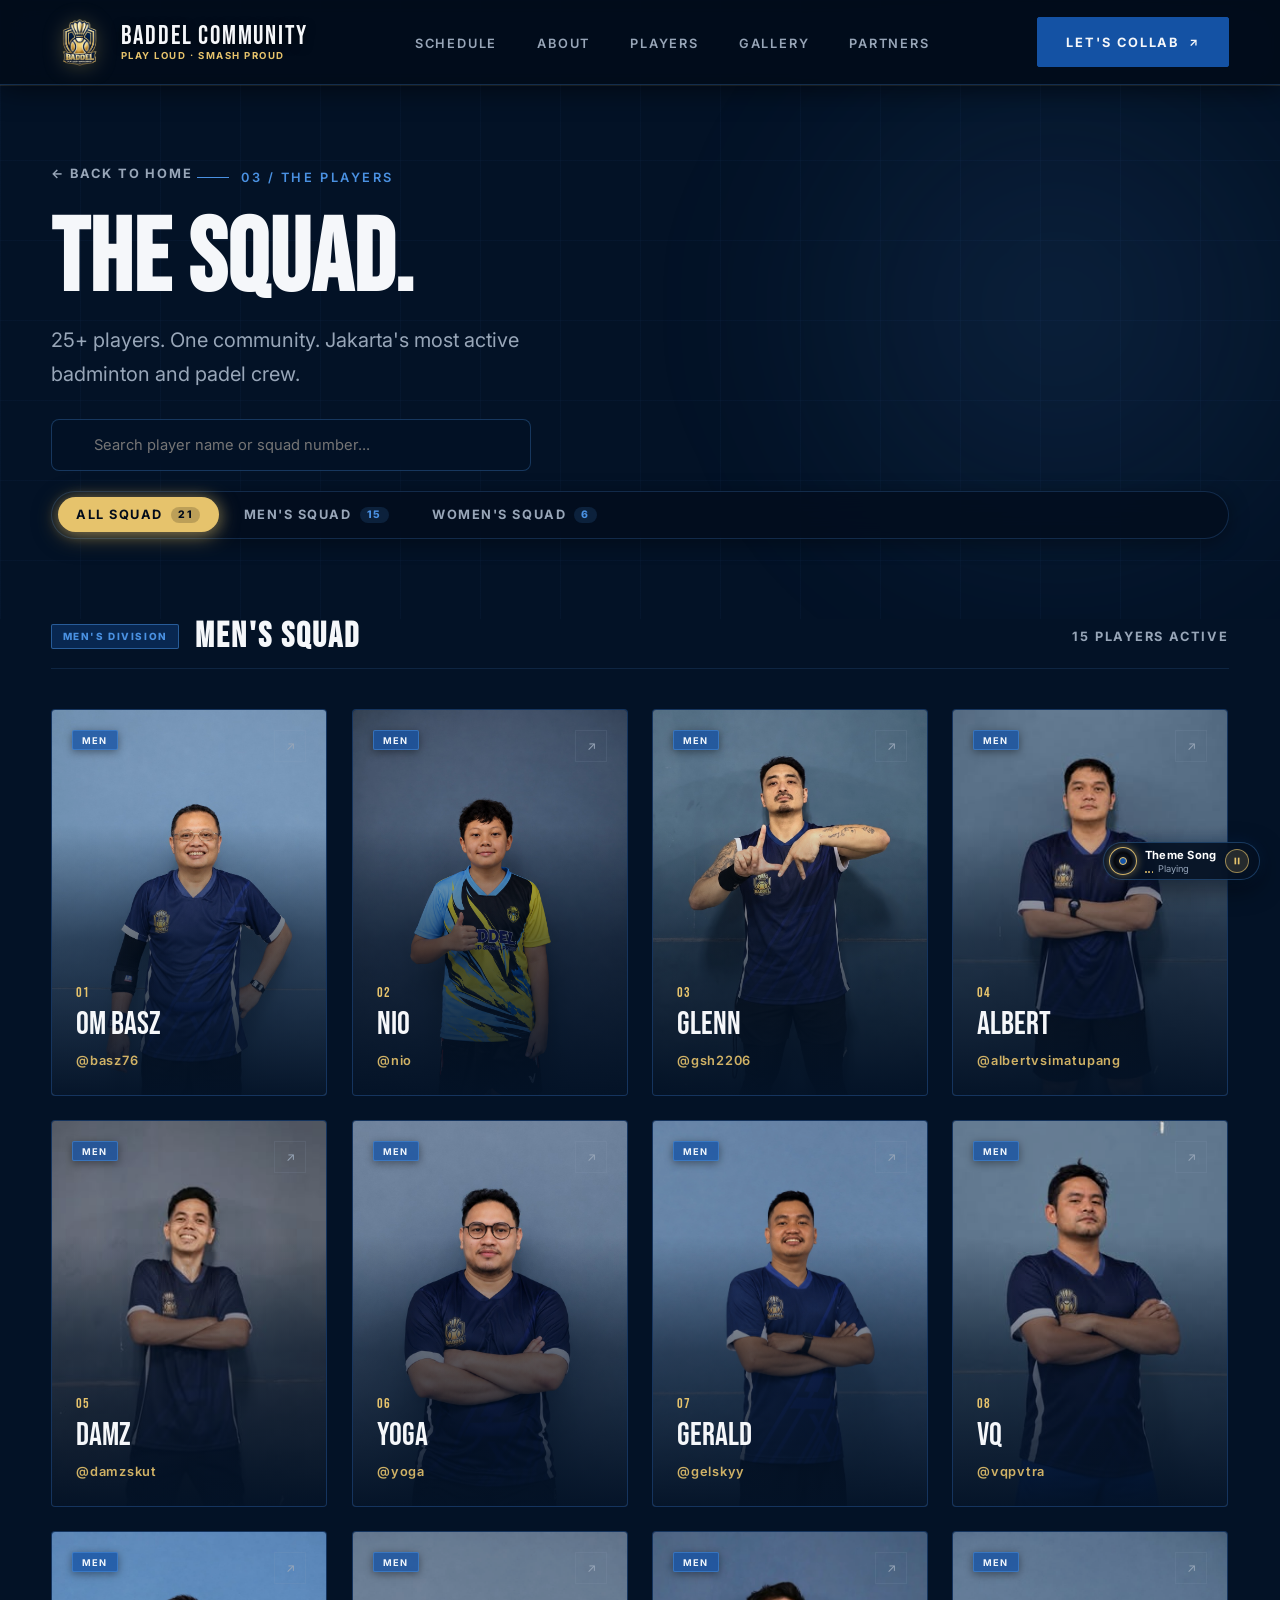
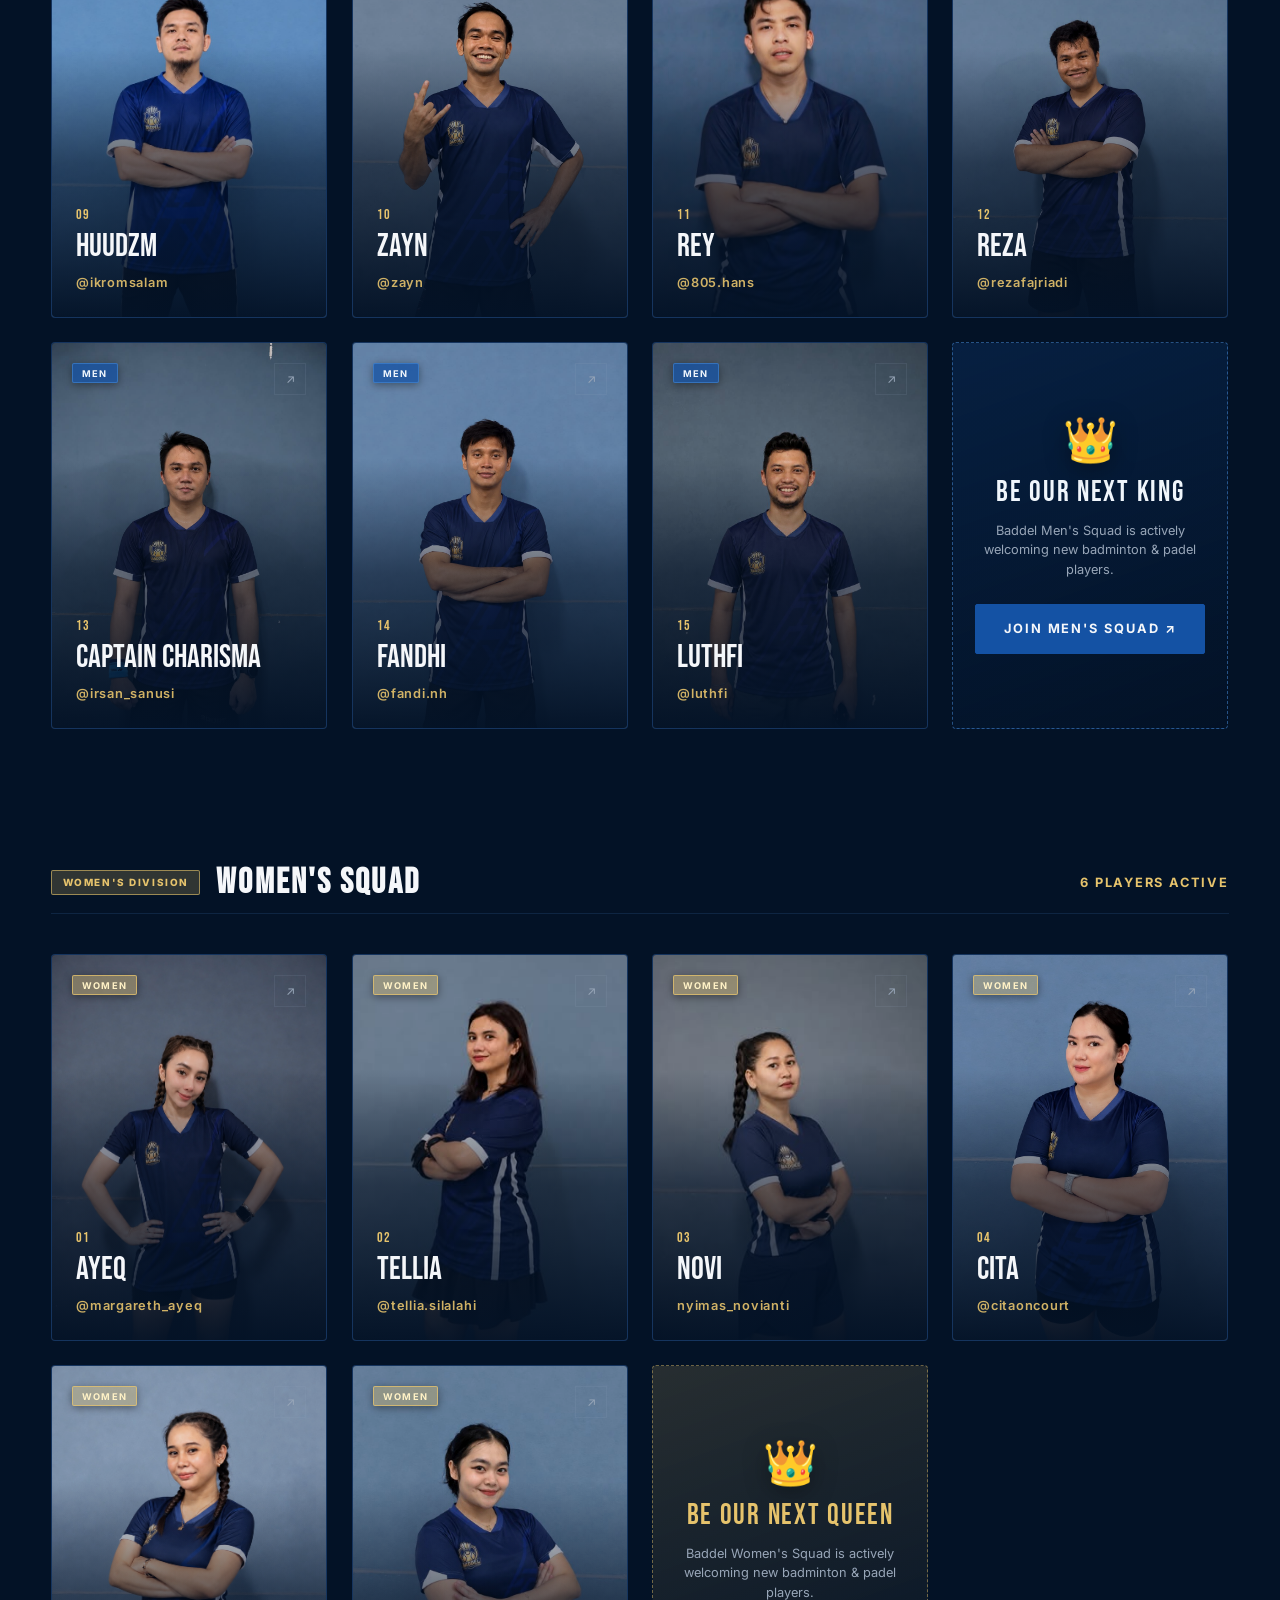
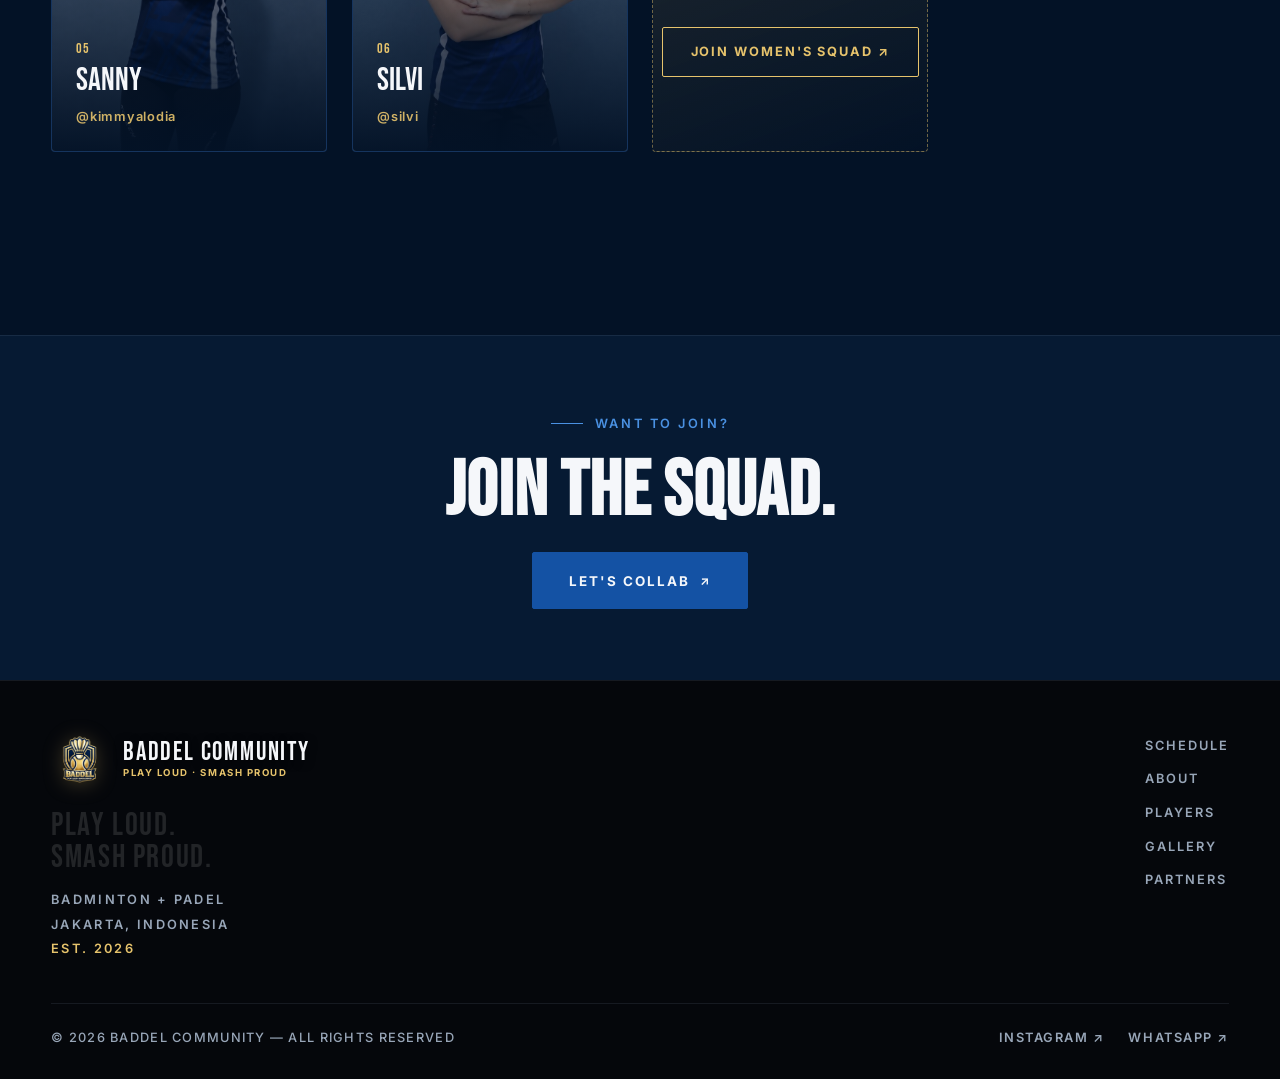
<file: players.html>
<!DOCTYPE html>
<html lang="en">
<head>
  <meta charset="UTF-8">
  <meta name="viewport" content="width=device-width, initial-scale=1.0">
  <title>The Players — Baddel Community</title>
  <meta name="description" content="Meet all players of Baddel Community. The people behind the rallies.">

  <!-- Open Graph -->
  <meta property="og:title"       content="The Players — Baddel Community">
  <meta property="og:description" content="Meet all players of Baddel Community Jakarta.">
  <meta property="og:type"        content="website">

  <!-- Favicon -->
  <link rel="icon" type="image/png" href="assets/images/brand/baddel-logo.png">

  <!-- Google Fonts -->
  <link rel="preconnect" href="https://fonts.googleapis.com">
  <link rel="preconnect" href="https://fonts.gstatic.com" crossorigin>
  <link href="https://fonts.googleapis.com/css2?family=Bebas+Neue&family=Inter:wght@300;400;500;600;700&display=swap" rel="stylesheet">

  <!-- Styles -->
  <link rel="stylesheet" href="css/style.css">

  <style>
    /* Players page specific */
    .players-page {
      background: var(--color-bg);
      min-height: 100vh;
    }

    .players-page__hero {
      padding-top: 10rem;
      padding-bottom: 5rem;
      position: relative;
      overflow: hidden;
    }

    .players-page__hero-bg {
      position: absolute;
      inset: 0;
      background-image:
        linear-gradient(rgba(74, 145, 226, 0.04) 1px, transparent 1px),
        linear-gradient(90deg, rgba(74, 145, 226, 0.04) 1px, transparent 1px);
      background-size: 80px 80px;
    }

    .players-page__hero-glow {
      position: absolute;
      width: 700px;
      height: 700px;
      border-radius: 50%;
      background: radial-gradient(circle, rgba(74, 145, 226, 0.12) 0%, transparent 70%);
      top: 50%;
      right: -10%;
      transform: translateY(-50%);
      filter: blur(60px);
      pointer-events: none;
    }

    .players-page__back {
      display: inline-flex;
      align-items: center;
      gap: 0.5rem;
      font-family: var(--font-body);
      font-size: var(--text-xs);
      font-weight: 700;
      letter-spacing: 0.15em;
      text-transform: uppercase;
      color: var(--color-muted);
      margin-bottom: 2rem;
      transition: color var(--transition-fast), gap var(--transition-fast);
    }

    .players-page__back:hover {
      color: var(--color-white);
      gap: 0.8rem;
    }

    .players-grid {
      display: grid;
      grid-template-columns: repeat(auto-fill, minmax(260px, 1fr));
      gap: 1.5rem;
      margin-top: var(--space-lg);
      padding-bottom: var(--space-xl);
    }

    /* Full card for grid layout */
    .players-grid .player-card {
      width: 100%;
      aspect-ratio: 3 / 4.2;
    }

    @media (max-width: 640px) {
      .players-grid {
        grid-template-columns: repeat(2, 1fr);
        gap: 1rem;
      }

      .players-grid .player-card {
        aspect-ratio: 3 / 4;
      }
    }
  </style>
</head>
<body class="players-page">

  <!-- Scroll progress -->
  <div id="scroll-progress" style="
    position:fixed; top:0; left:0; height:2px; width:0;
    background:linear-gradient(90deg,#1452A4,#4A91E2);
    z-index:9999; pointer-events:none;
  " aria-hidden="true"></div>

  <!-- Navbar -->
  <nav class="navbar" id="navbar" role="navigation" aria-label="Main navigation">
    <div class="navbar__container">
      <a href="index.html" class="navbar__logo" aria-label="Baddel Community — Home">
        <div class="navbar__logo-wrap">
          <img src="assets/images/brand/baddel-logo.png"
               alt="Baddel Community Logo"
               class="navbar__logo-img"
               width="56" height="56" fetchpriority="high" decoding="async">
        </div>
        <div class="navbar__brand-text">
          <span class="navbar__brand-name">BADDEL COMMUNITY</span>
          <span class="navbar__brand-sub">PLAY LOUD · SMASH PROUD</span>
        </div>
      </a>
      <ul class="navbar__links" role="list">
        <li><a href="index.html#schedule"   class="navbar__link">Schedule</a></li>
        <li><a href="index.html#about"      class="navbar__link">About</a></li>
        <li><a href="index.html#players"    class="navbar__link active">Players</a></li>
        <li><a href="index.html#gallery"    class="navbar__link">Gallery</a></li>
        <li><a href="index.html#partners"   class="navbar__link">Partners</a></li>
      </ul>
      <a href="index.html#connect" class="btn btn--primary navbar__cta">
        LET'S COLLAB <span class="btn__arrow">↗</span>
      </a>
      <button class="navbar__hamburger" id="hamburger" aria-label="Open menu" aria-expanded="false" aria-controls="mobile-menu">
        <span></span><span></span><span></span>
      </button>
    </div>
  </nav>

  <!-- Mobile Menu -->
  <div class="mobile-menu" id="mobile-menu" aria-hidden="true">
    <nav>
      <ul class="mobile-menu__links" role="list">
        <li><a href="index.html#schedule"   class="mobile-menu__link">Schedule</a></li>
        <li><a href="index.html#about"      class="mobile-menu__link">About</a></li>
        <li><a href="index.html#players"    class="mobile-menu__link">Players</a></li>
        <li><a href="index.html#gallery"    class="mobile-menu__link">Gallery</a></li>
        <li><a href="index.html#partners"   class="mobile-menu__link">Partners</a></li>
        <li><a href="index.html#connect"    class="mobile-menu__link text-gold">Let's Collab</a></li>
      </ul>
    </nav>
    <div class="mobile-menu__footer">
      <span class="label">BADDEL © 2026</span>
      <span class="label label--blue">JKT, ID</span>
    </div>
  </div>

  <!-- Main -->
  <main id="main-content">

    <!-- Hero -->
    <div class="players-page__hero">
      <div class="players-page__hero-bg" aria-hidden="true"></div>
      <div class="players-page__hero-glow" aria-hidden="true"></div>
      <div class="container" style="position:relative; z-index:1;">
        <a href="index.html" class="players-page__back">← BACK TO HOME</a>
        <div class="section-label">03 / THE PLAYERS</div>
        <h1 class="heading-display" style="margin-bottom:1rem;">
          THE SQUAD.
        </h1>
        <p class="body-lg" style="margin-bottom:1.75rem; max-width:500px;">
          25+ players. One community. Jakarta's most active badminton and padel crew.
        </p>

        <!-- Search & Filter Controls -->
        <div class="squad-controls-bar">
          <div class="squad-search-box">
            <i class="fas fa-search squad-search-icon"></i>
            <input type="text" id="squad-search-input" class="squad-search-input" placeholder="Search player name or squad number..." autocomplete="off">
            <button type="button" id="squad-search-clear" class="squad-search-clear" style="display:none;" title="Clear search">✕</button>
          </div>

          <!-- Category Filter Tabs (Men / Women) -->
          <div class="squad-tabs" id="squad-filter-tabs" role="tablist" aria-label="Filter squad category">
            <button type="button" class="squad-tab is-active" data-filter="all" role="tab" aria-selected="true">
              ALL SQUAD <span class="squad-tab__count">21</span>
            </button>
            <button type="button" class="squad-tab" data-filter="men" role="tab" aria-selected="false">
              MEN'S SQUAD <span class="squad-tab__count">15</span>
            </button>
            <button type="button" class="squad-tab" data-filter="women" role="tab" aria-selected="false">
              WOMEN'S SQUAD <span class="squad-tab__count">6</span>
            </button>
          </div>
        </div>
      </div>
    </div>

    <!-- Players Section (Grouped by Gender) -->
    <section aria-label="All players roster" style="padding-bottom:var(--section-pad);">
      <div class="container">

        <!-- Men's Squad Group -->
        <div class="squad-group" id="squad-group-men" style="margin-bottom:4rem;">
          <div class="squad-group__header">
            <div class="squad-group__title-wrap">
              <span class="squad-group__pill squad-group__pill--men">MEN'S DIVISION</span>
              <h2 class="squad-group__title" style="font-size:2.2rem;">MEN'S SQUAD</h2>
            </div>
            <span class="squad-group__count">15 PLAYERS ACTIVE</span>
          </div>
          <div class="players-grid" id="grid-men" role="list"></div>
        </div>

        <!-- Women's Squad Group -->
        <div class="squad-group" id="squad-group-women">
          <div class="squad-group__header">
            <div class="squad-group__title-wrap">
              <span class="squad-group__pill squad-group__pill--women">WOMEN'S DIVISION</span>
              <h2 class="squad-group__title" style="font-size:2.2rem;">WOMEN'S SQUAD</h2>
            </div>
            <span class="squad-group__count" style="color:var(--color-gold);">RECRUITING MORE BADDEL QUEENS</span>
          </div>
          <div class="players-grid" id="grid-women" role="list"></div>
        </div>

      </div>
    </section>

    <!-- CTA -->
    <section style="padding-block:var(--section-pad); text-align:center; background:var(--color-bg-mid); border-top:var(--border-thin); margin-top:var(--space-lg);">
      <div class="container">
        <p class="section-label" style="justify-content:center;">WANT TO JOIN?</p>
        <h2 class="heading-xl" style="margin-bottom:1.5rem;">JOIN THE SQUAD.</h2>
        <a href="index.html#connect" class="btn btn--primary btn--lg">
          LET'S COLLAB <span class="btn__arrow">↗</span>
        </a>
      </div>
    </section>

  </main>

  <!-- Footer -->
  <footer class="footer" role="contentinfo">
    <div class="container">
      <div class="footer__top">
        <div>
          <div style="display:flex; align-items:center; gap:0.9rem; margin-bottom:1.5rem;">
            <div class="navbar__logo-wrap">
              <img class="footer__brand-logo"
                   src="assets/images/brand/baddel-logo.png"
                   alt="Baddel Community Logo"
                   decoding="async"
                   style="height:54px; margin-bottom:0;">
            </div>
            <div class="navbar__brand-text">
              <span class="navbar__brand-name" style="font-size:1.6rem;">BADDEL COMMUNITY</span>
              <span class="navbar__brand-sub">PLAY LOUD · SMASH PROUD</span>
            </div>
          </div>
          <div class="footer__tagline">PLAY LOUD.<br>SMASH PROUD.</div>
          <div class="footer__meta">
            <span class="footer__meta-line">BADMINTON + PADEL</span>
            <span class="footer__meta-line">JAKARTA, INDONESIA</span>
            <span class="footer__meta-line" style="color:var(--color-gold)">EST. 2026</span>
          </div>
        </div>
        <nav aria-label="Footer navigation">
          <ul class="footer__nav" role="list">
            <li><a href="index.html#schedule"   class="footer__nav-link">Schedule</a></li>
            <li><a href="index.html#about"      class="footer__nav-link">About</a></li>
            <li><a href="index.html#players"    class="footer__nav-link">Players</a></li>
            <li><a href="index.html#gallery"    class="footer__nav-link">Gallery</a></li>
            <li><a href="index.html#partners"   class="footer__nav-link">Partners</a></li>
          </ul>
        </nav>
      </div>
      <div class="footer__bottom">
        <p class="footer__copy">© 2026 BADDEL COMMUNITY — ALL RIGHTS RESERVED</p>
        <nav class="footer__social" aria-label="Social media">
          <a href="https://www.instagram.com/baddel_community/" target="_blank" rel="noopener noreferrer" class="footer__social-link">INSTAGRAM ↗</a>
          <a href="https://wa.me/6281270000739" target="_blank" rel="noopener noreferrer" class="footer__social-link">WHATSAPP ↗</a>
        </nav>
      </div>
    </div>
  </footer>

  <!-- Player Modal (same structure as homepage) -->
  <div class="modal-overlay" id="modal-overlay" role="dialog" aria-modal="true" aria-hidden="true" aria-label="Player profile">
    <div class="modal" id="player-modal">
      <button class="modal__close" id="modal-close" aria-label="Close player profile">✕</button>
      <div class="modal__inner">
        <div class="modal__image-side" id="modal-image-side"></div>
        <div class="modal__content-side">
          <div id="modal-num" class="modal__num">PLAYER 00</div>
          <h2 id="modal-name" class="modal__name">—</h2>
          <div class="modal__divider"></div>
          <div class="modal__stats">
            <div class="modal__stat">
              <span class="modal__stat-label">DIVISION</span>
              <div class="modal__stat-value modal__stat-value--sport" id="modal-sport"></div>
            </div>
            <div class="modal__stat">
              <span class="modal__stat-label">INSTAGRAM</span>
              <a class="modal__ig" id="modal-instagram" href="#" target="_blank" rel="noopener noreferrer">—</a>
            </div>
            <div class="modal__gallery-wrap" id="modal-gallery-wrap">
              <span class="modal__stat-label" id="modal-gallery-label">PLAYER GALLERY</span>
              <div class="modal__gallery-grid" id="modal-gallery-grid"></div>
            </div>
          </div>
          <div class="modal__nav">
            <button class="modal__nav-btn modal__nav-btn--prev" id="modal-prev" aria-label="Previous player">
              <span class="arrow">←</span>
              <span id="modal-prev-name">PREV</span>
            </button>
            <button class="modal__nav-btn modal__nav-btn--next" id="modal-next" aria-label="Next player">
              <span id="modal-next-name">NEXT</span>
              <span class="arrow">→</span>
            </button>
          </div>
        </div>
      </div>
    </div>
  </div>

  <!-- Scripts -->
  <script src="js/data.js?v=20260919"></script>
  <script src="js/modal.js?v=20260919"></script>
  <script src="js/navigation.js?v=20260919"></script>
  <script src="js/players.js?v=20260919"></script>
  <script src="js/animations.js?v=20260919"></script>
  <script src="js/audio.js?v=20260919"></script>
  <script>
    document.addEventListener('DOMContentLoaded', function () {
      BadcomNav.init();
      BadcomModal.init();
      BadcomPlayers.init();
      BadcomAnimations.init();
    });
  </script>

</body>
</html>
</file>
<file: css/style.css>
/* ============================================
   BADCOM — STYLE.CSS
   Master CSS Import File
   ============================================ */

@import url('reset.css');
@import url('variables.css');
@import url('typography.css');
@import url('layout.css');
@import url('components.css');
@import url('audio.css');
@import url('animations.css');
@import url('responsive.css');
</file>
